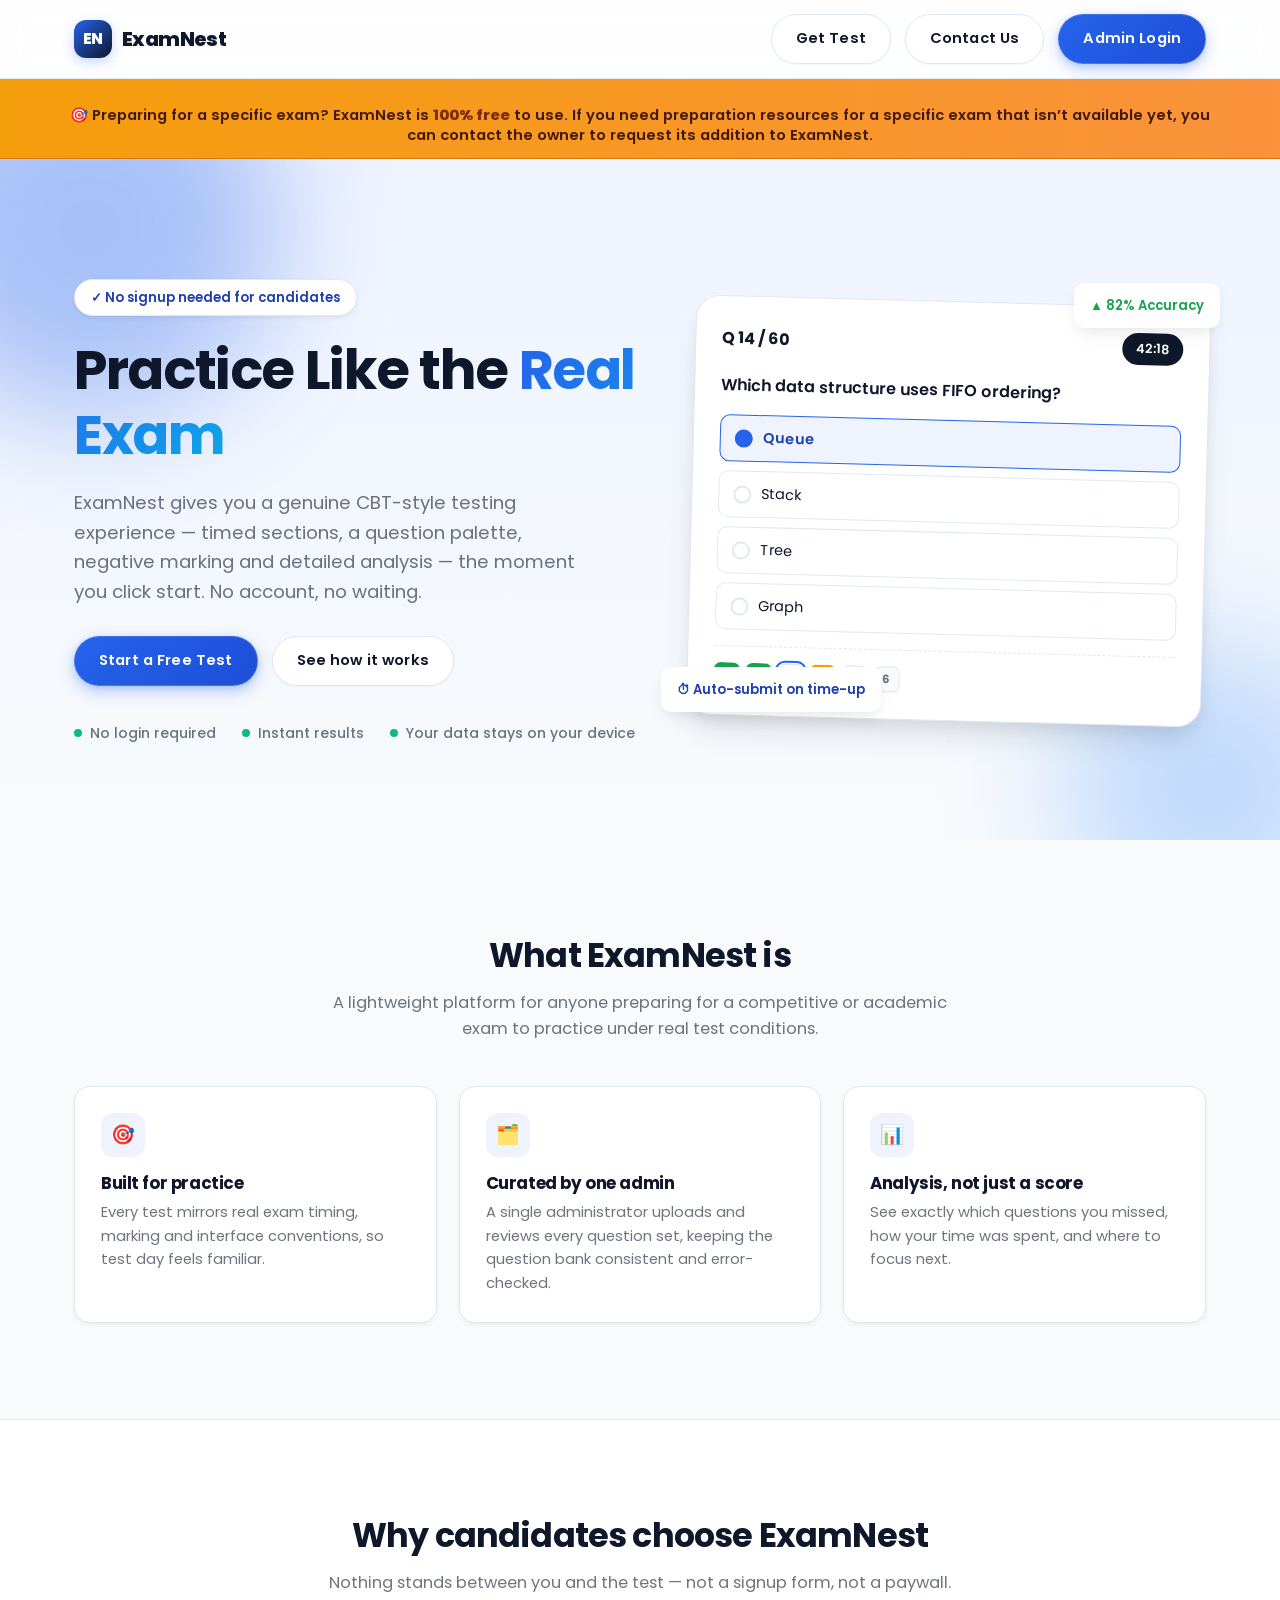
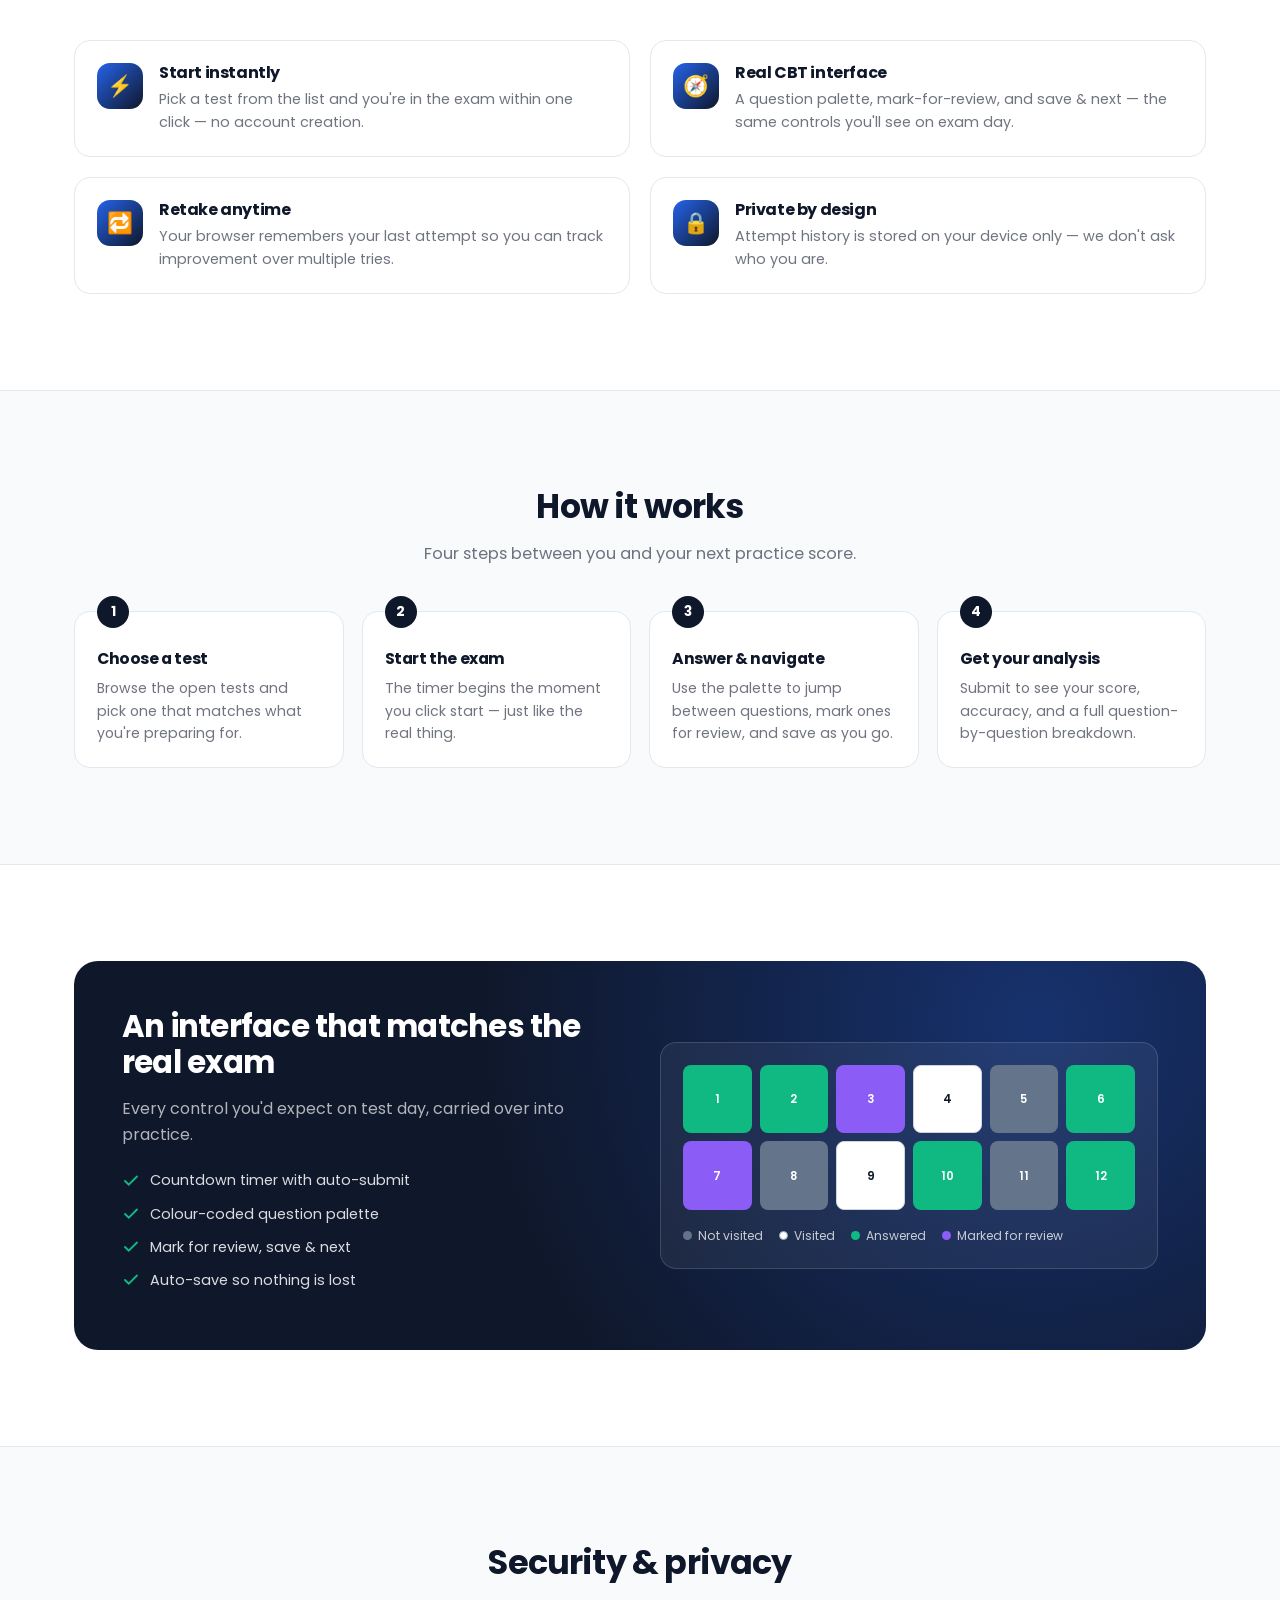
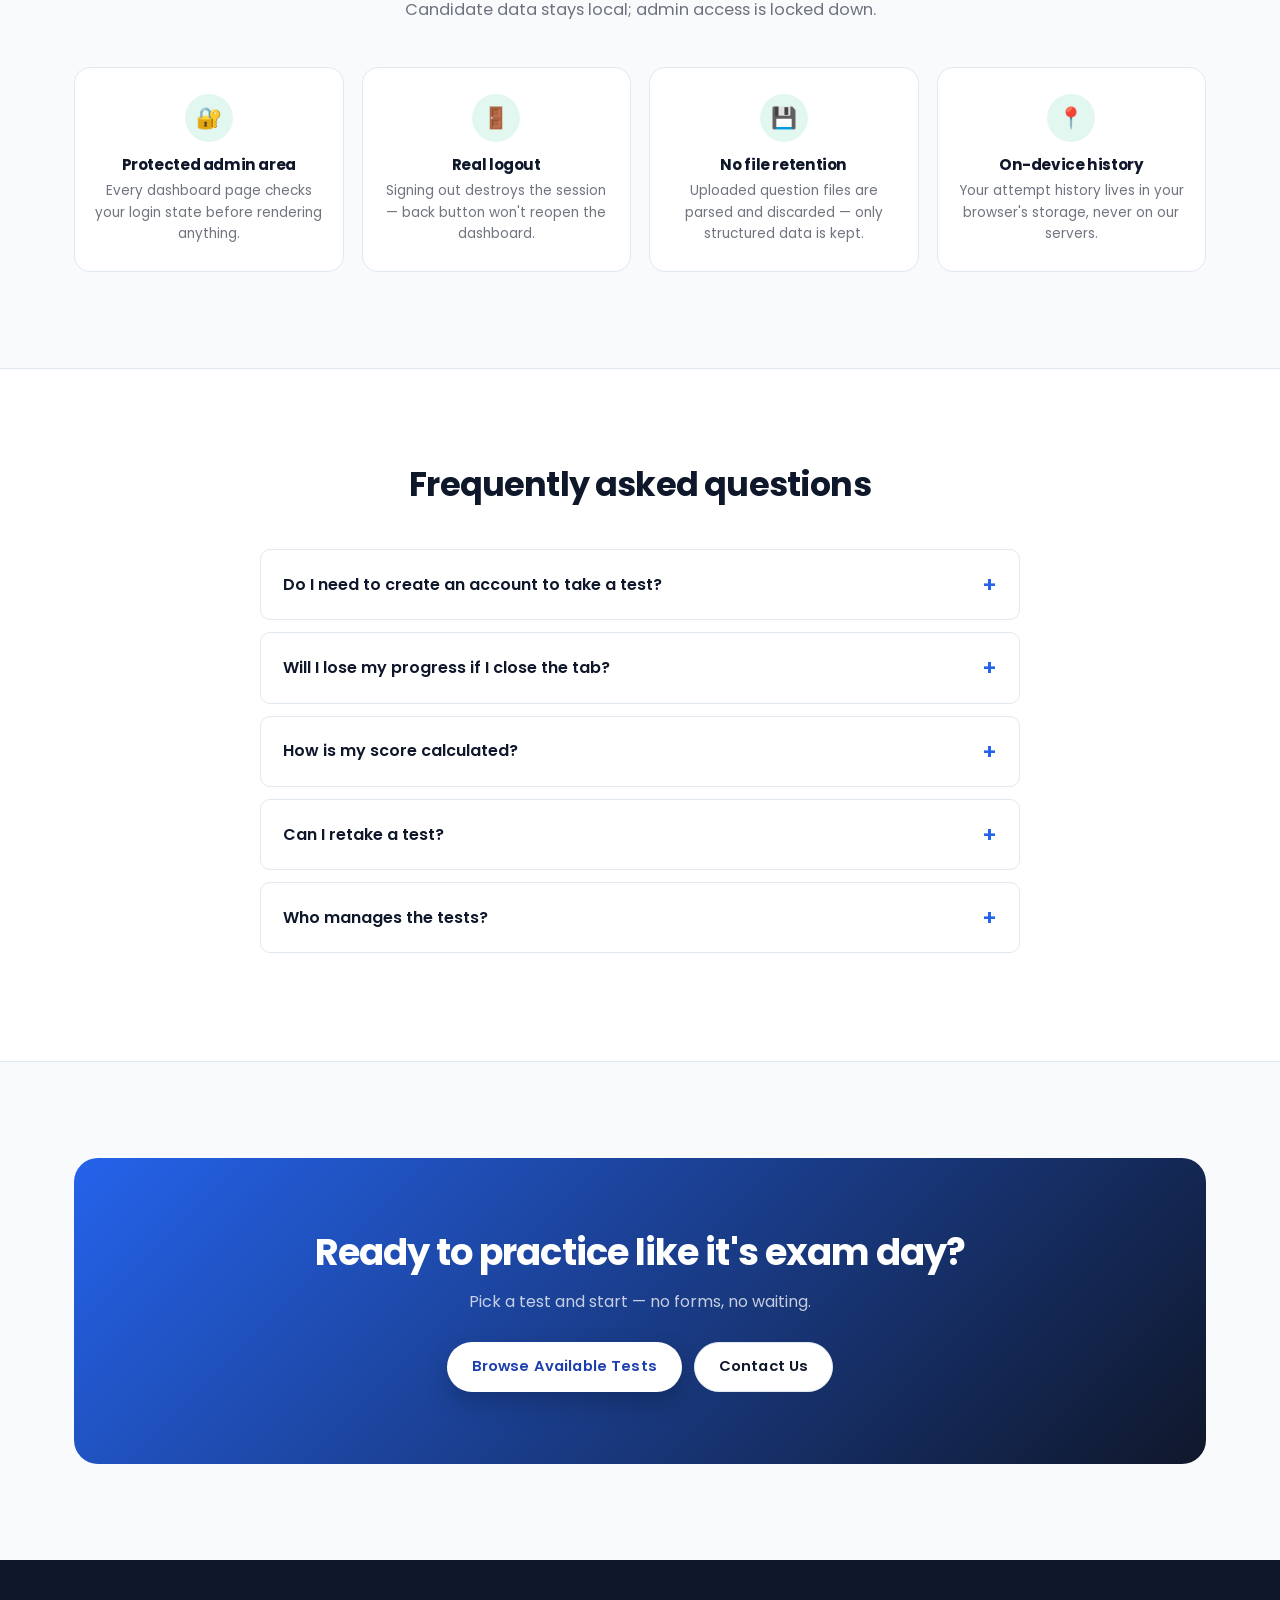
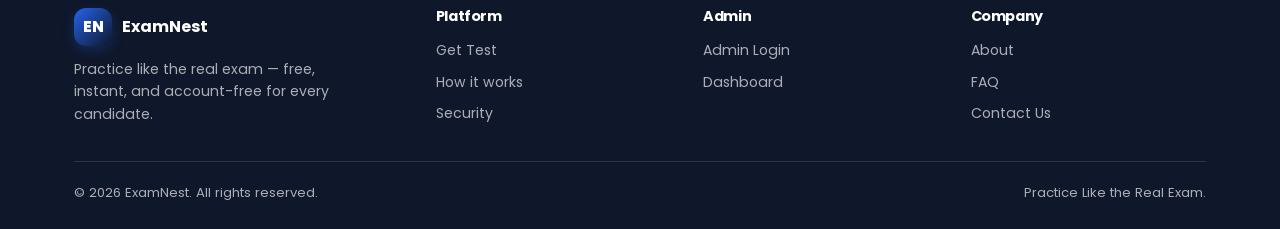
<file: index.html>
<!doctype html>
<html lang="en">
<head>
<meta charset="UTF-8" />
<meta name="viewport" content="width=device-width, initial-scale=1.0" />
<title>ExamNest — Practice Like the Real Exam | Free Online Mock Test Platform</title>
<meta name="description" content="ExamNest is a free CBT-style mock test platform. No signup required — pick a test and start practicing in seconds. Real exam interface, timer, question palette and instant result analysis." />
<meta name="keywords" content="ExamNest, online mock test, CBT test platform, free mock test, computer based test, practice test online, exam preparation, question palette, negative marking, instant result analysis" />
<meta name="author" content="ExamNest" />
<meta name="robots" content="index, follow" />
<meta name="googlebot" content="index, follow" />
<meta name="language" content="English" />
<meta name="theme-color" content="#2563EB" />
<link rel="canonical" href="https://examnests.netlify.app/" />
<meta name="google-site-verification" content="H7Qs-8lR_VrNiJ3Majl10sVrjP0ppvYT65sYFAKZ5WU" />
<!-- Open Graph / Facebook -->
<meta property="og:type" content="website" />
<meta property="og:site_name" content="ExamNest" />
<meta property="og:url" content="https://examnests.netlify.app/" />
<meta property="og:title" content="ExamNest — Practice Like the Real Exam" />
<meta property="og:description" content="Free CBT-style mock tests with a real exam interface. No signup required — pick a test and start practicing in seconds." />
<meta property="og:image" content="https://examnests.netlify.app/assets/icons/favicon.svg" />
<meta property="og:locale" content="en_IN" />

<!-- Twitter -->
<meta name="twitter:card" content="summary_large_image" />
<meta name="twitter:title" content="ExamNest — Practice Like the Real Exam" />
<meta name="twitter:description" content="Free CBT-style mock tests with a real exam interface. No signup required." />
<meta name="twitter:image" content="https://examnests.netlify.app/assets/icons/favicon.svg" />

<link rel="icon" href="assets/icons/favicon.svg" />
<link rel="manifest" href="./manifest.json" />
<link rel="apple-touch-icon" href="/assets/icons/apple-touch-icon.png" />
<script src="./js/pwa.js" defer></script>
<link rel="stylesheet" href="css/style.css" />
<link rel="stylesheet" href="css/responsive.css" />

<!-- Structured data for Google -->
<script type="application/ld+json">
{
  "@context": "https://schema.org",
  "@type": "WebSite",
  "name": "ExamNest",
  "alternateName": "ExamNest — Practice Like the Real Exam",
  "url": "https://examnests.netlify.app/",
  "description": "Free CBT-style mock test platform with a real exam interface, timer, question palette and instant result analysis. No signup required.",
  "inLanguage": "en",
  "publisher": {
    "@type": "Organization",
    "name": "ExamNest",
    "url": "https://examnests.netlify.app/"
  }
}
</script>
<script type="application/ld+json">
{
  "@context": "https://schema.org",
  "@type": "FAQPage",
  "mainEntity": [
    {
      "@type": "Question",
      "name": "Do I need an account to take a test on ExamNest?",
      "acceptedAnswer": {
        "@type": "Answer",
        "text": "No. Candidates can browse and take any published test without signing up. Only administrators need to log in."
      }
    },
    {
      "@type": "Question",
      "name": "Are the mock tests on ExamNest free?",
      "acceptedAnswer": {
        "@type": "Answer",
        "text": "Yes, every published test is free to attempt with no account and no payment required."
      }
    },
    {
      "@type": "Question",
      "name": "Can I retake a test on ExamNest?",
      "acceptedAnswer": {
        "@type": "Answer",
        "text": "Yes. Once you have attempted a test the button changes to Retest, and you can retake it as many times as you like."
      }
    },
    {
      "@type": "Question",
      "name": "Does ExamNest apply negative marking?",
      "acceptedAnswer": {
        "@type": "Answer",
        "text": "Negative marking is applied only where the test creator has enabled it. The instructions page shows the marking scheme before the test begins."
      }
    }
  ]
}
</script>
</head>
<body>

<a class="skip-link" href="#main" style="position:absolute;left:-999px;">Skip to content</a>

<header class="navbar" id="navbar">
  <div class="container navbar__inner">
    <a href="index.html" class="brand">
      <span class="brand__mark">EN</span>
      ExamNest
    </a>
    <nav class="navbar__links">
      <a href="get-test.html" class="btn btn--ghost">Get Test</a>
      <a href="https://sndp-portfolio.netlify.app/portfolio.html#contact" class="btn btn--ghost" target="_blank" rel="noopener">Contact Us</a>
      <a href="login.html" class="btn btn--primary">Admin Login</a>
      <button class="hamburger" id="hamburgerBtn" aria-label="Open menu" aria-expanded="false">
        <span></span><span></span><span></span>
      </button>
    </nav>
  </div>
</header>

<div class="prep-banner">
  <div class="container prep-banner__inner">
    <span class="prep-banner__icon"></span>
    <p class="prep-banner__text">
    🎯 Preparing for a specific exam? ExamNest is <strong>100% free</strong> to use. If you need preparation resources for a specific exam that isn’t available yet, you can contact the owner to request its addition to ExamNest.
    </p>
  </div>
</div>

<main id="main">

  <!-- Hero -->
  <section class="hero">
    <div class="blob-field"><div class="blob blob--1"></div><div class="blob blob--2"></div></div>
    <div class="container hero__inner">
      <div>
        <span class="eyebrow-badge">✓ No signup needed for candidates</span>
        <h1>Practice Like the <span class="grad">Real Exam</span></h1>
        <p class="hero__desc">
          ExamNest gives you a genuine CBT-style testing experience — timed sections,
          a question palette, negative marking and detailed analysis — the moment you
          click start. No account, no waiting.
        </p>
        <div class="hero__actions">
          <a href="get-test.html" class="btn btn--primary">Start a Free Test</a>
          <a href="#how-it-works" class="btn btn--ghost">See how it works</a>
        </div>
        <div class="trust-row">
          <div class="trust-row__item"><span class="trust-row__dot"></span>No login required</div>
          <div class="trust-row__item"><span class="trust-row__dot"></span>Instant results</div>
          <div class="trust-row__item"><span class="trust-row__dot"></span>Your data stays on your device</div>
        </div>
      </div>

      <div class="hero__art">
        <div class="exam-card-mock">
          <div class="exam-card-mock__top">
            <strong>Q 14 / 60</strong>
            <span class="exam-card-mock__timer">42:18</span>
          </div>
          <p class="exam-card-mock__q">Which data structure uses FIFO ordering?</p>
          <div class="exam-card-mock__opt is-selected"><span class="dot"></span> Queue</div>
          <div class="exam-card-mock__opt"><span class="dot"></span> Stack</div>
          <div class="exam-card-mock__opt"><span class="dot"></span> Tree</div>
          <div class="exam-card-mock__opt"><span class="dot"></span> Graph</div>
          <div class="exam-card-mock__palette">
            <span class="exam-card-mock__cell is-answered">1</span>
            <span class="exam-card-mock__cell is-answered">2</span>
            <span class="exam-card-mock__cell is-current">3</span>
            <span class="exam-card-mock__cell is-review">4</span>
            <span class="exam-card-mock__cell">5</span>
            <span class="exam-card-mock__cell">6</span>
          </div>
        </div>
        <div class="floating-chip floating-chip--score">▲ 82% Accuracy</div>
        <div class="floating-chip floating-chip--time">⏱ Auto-submit on time-up</div>
      </div>
    </div>
  </section>

  <!-- About -->
  <section class="section" id="about">
    <div class="container">
      <div class="section__head">
        <h2>What ExamNest is</h2>
        <p>A lightweight platform for anyone preparing for a competitive or academic exam to practice under real test conditions.</p>
      </div>
      <div class="about-grid">
        <div class="about-card">
          <div class="about-card__icon">🎯</div>
          <h3>Built for practice</h3>
          <p>Every test mirrors real exam timing, marking and interface conventions, so test day feels familiar.</p>
        </div>
        <div class="about-card">
          <div class="about-card__icon">🗂️</div>
          <h3>Curated by one admin</h3>
          <p>A single administrator uploads and reviews every question set, keeping the question bank consistent and error-checked.</p>
        </div>
        <div class="about-card">
          <div class="about-card__icon">📊</div>
          <h3>Analysis, not just a score</h3>
          <p>See exactly which questions you missed, how your time was spent, and where to focus next.</p>
        </div>
      </div>
    </div>
  </section>

  <!-- Why choose -->
  <section class="section section--tint">
    <div class="container">
      <div class="section__head">
        <h2>Why candidates choose ExamNest</h2>
        <p>Nothing stands between you and the test — not a signup form, not a paywall.</p>
      </div>
      <div class="feature-row">
        <div class="feature">
          <div class="feature__icon">⚡</div>
          <div><h3>Start instantly</h3><p>Pick a test from the list and you're in the exam within one click — no account creation.</p></div>
        </div>
        <div class="feature">
          <div class="feature__icon">🧭</div>
          <div><h3>Real CBT interface</h3><p>A question palette, mark-for-review, and save &amp; next — the same controls you'll see on exam day.</p></div>
        </div>
        <div class="feature">
          <div class="feature__icon">🔁</div>
          <div><h3>Retake anytime</h3><p>Your browser remembers your last attempt so you can track improvement over multiple tries.</p></div>
        </div>
        <div class="feature">
          <div class="feature__icon">🔒</div>
          <div><h3>Private by design</h3><p>Attempt history is stored on your device only — we don't ask who you are.</p></div>
        </div>
      </div>
    </div>
  </section>

  <!-- How it works -->
  <section class="section" id="how-it-works">
    <div class="container">
      <div class="section__head">
        <h2>How it works</h2>
        <p>Four steps between you and your next practice score.</p>
      </div>
      <div class="steps">
        <div class="step"><h3>Choose a test</h3><p>Browse the open tests and pick one that matches what you're preparing for.</p></div>
        <div class="step"><h3>Start the exam</h3><p>The timer begins the moment you click start — just like the real thing.</p></div>
        <div class="step"><h3>Answer &amp; navigate</h3><p>Use the palette to jump between questions, mark ones for review, and save as you go.</p></div>
        <div class="step"><h3>Get your analysis</h3><p>Submit to see your score, accuracy, and a full question-by-question breakdown.</p></div>
      </div>
    </div>
  </section>

  <!-- Exam preview -->
  <section class="section section--tint">
    <div class="container">
      <div class="preview-panel">
        <div class="preview-panel__text">
          <h2>An interface that matches the real exam</h2>
          <p>Every control you'd expect on test day, carried over into practice.</p>
          <div class="preview-check"><svg width="18" height="18" viewBox="0 0 24 24" fill="none"><path d="M20 6L9 17l-5-5" stroke="currentColor" stroke-width="2.5" stroke-linecap="round"/></svg> Countdown timer with auto-submit</div>
          <div class="preview-check"><svg width="18" height="18" viewBox="0 0 24 24" fill="none"><path d="M20 6L9 17l-5-5" stroke="currentColor" stroke-width="2.5" stroke-linecap="round"/></svg> Colour-coded question palette</div>
          <div class="preview-check"><svg width="18" height="18" viewBox="0 0 24 24" fill="none"><path d="M20 6L9 17l-5-5" stroke="currentColor" stroke-width="2.5" stroke-linecap="round"/></svg> Mark for review, save &amp; next</div>
          <div class="preview-check"><svg width="18" height="18" viewBox="0 0 24 24" fill="none"><path d="M20 6L9 17l-5-5" stroke="currentColor" stroke-width="2.5" stroke-linecap="round"/></svg> Auto-save so nothing is lost</div>
        </div>
        <div class="palette-demo">
          <div class="palette-demo__grid">
            <div class="palette-demo__cell" style="background:#10B981">1</div>
            <div class="palette-demo__cell" style="background:#10B981">2</div>
            <div class="palette-demo__cell" style="background:#8b5cf6">3</div>
            <div class="palette-demo__cell" style="background:#fff;color:#0F172A;border:1px solid #cbd5e1">4</div>
            <div class="palette-demo__cell" style="background:#64748b">5</div>
            <div class="palette-demo__cell" style="background:#10B981">6</div>
            <div class="palette-demo__cell" style="background:#8b5cf6">7</div>
            <div class="palette-demo__cell" style="background:#64748b">8</div>
            <div class="palette-demo__cell" style="background:#fff;color:#0F172A;border:1px solid #cbd5e1">9</div>
            <div class="palette-demo__cell" style="background:#10B981">10</div>
            <div class="palette-demo__cell" style="background:#64748b">11</div>
            <div class="palette-demo__cell" style="background:#10B981">12</div>
          </div>
          <div class="palette-demo__legend">
            <span><span class="legend-dot" style="background:#64748b"></span>Not visited</span>
            <span><span class="legend-dot" style="background:#fff;border:1px solid #94a3b8"></span>Visited</span>
            <span><span class="legend-dot" style="background:#10B981"></span>Answered</span>
            <span><span class="legend-dot" style="background:#8b5cf6"></span>Marked for review</span>
          </div>
        </div>
      </div>
    </div>
  </section>

  <!-- Security -->
  <section class="section" id="security">
    <div class="container">
      <div class="section__head">
        <h2>Security &amp; privacy</h2>
        <p>Candidate data stays local; admin access is locked down.</p>
      </div>
      <div class="security-grid">
        <div class="security-card">
          <div class="security-card__icon">🔐</div>
          <h3>Protected admin area</h3>
          <p>Every dashboard page checks your login state before rendering anything.</p>
        </div>
        <div class="security-card">
          <div class="security-card__icon">🚪</div>
          <h3>Real logout</h3>
          <p>Signing out destroys the session — back button won't reopen the dashboard.</p>
        </div>
        <div class="security-card">
          <div class="security-card__icon">💾</div>
          <h3>No file retention</h3>
          <p>Uploaded question files are parsed and discarded — only structured data is kept.</p>
        </div>
        <div class="security-card">
          <div class="security-card__icon">📍</div>
          <h3>On-device history</h3>
          <p>Your attempt history lives in your browser's storage, never on our servers.</p>
        </div>
      </div>
    </div>
  </section>

  <!-- FAQ -->
  <section class="section section--tint">
    <div class="container">
      <div class="section__head">
        <h2>Frequently asked questions</h2>
      </div>
      <div class="faq">
        <details class="faq-item">
          <summary>Do I need to create an account to take a test?</summary>
          <div class="faq-item__body">No. Every test is open to anyone — just pick one from Get Test and click Start.</div>
        </details>
        <details class="faq-item">
          <summary>Will I lose my progress if I close the tab?</summary>
          <div class="faq-item__body">Your answers are auto-saved as you go, but a fresh timer starts if you restart a test from scratch.</div>
        </details>
        <details class="faq-item">
          <summary>How is my score calculated?</summary>
          <div class="faq-item__body">Each test's negative marking rules are applied automatically — correct, wrong, and unattempted answers are shown separately in your results.</div>
        </details>
        <details class="faq-item">
          <summary>Can I retake a test?</summary>
          <div class="faq-item__body">Yes, anytime. Your browser remembers your last score so you can track improvement across attempts.</div>
        </details>
        <details class="faq-item">
          <summary>Who manages the tests?</summary>
          <div class="faq-item__body">A single administrator uploads, reviews and publishes every test through a secured dashboard.</div>
        </details>
      </div>
    </div>
  </section>

  <!-- Final CTA -->
  <section class="section">
    <div class="container">
      <div class="cta-panel">
        <h2>Ready to practice like it's exam day?</h2>
        <p>Pick a test and start — no forms, no waiting.</p>
        <div class="button-row" style="justify-content:center;gap:12px;flex-wrap:wrap;display:flex;">
          <a href="get-test.html" class="btn btn--primary">Browse Available Tests</a>
          <a href="https://sndp-portfolio.netlify.app/portfolio.html#contact" class="btn btn--ghost" target="_blank" rel="noopener">Contact Us</a>
        </div>
      </div>
    </div>
  </section>

</main>

<footer class="footer">
  <div class="container">
    <div class="footer__top">
      <div>
        <div class="footer__brand"><span class="brand__mark">EN</span>ExamNest</div>
        <p style="font-size:0.88rem;max-width:32ch;">Practice like the real exam — free, instant, and account-free for every candidate.</p>
      </div>
      <div>
        <h4>Platform</h4>
        <ul>
          <li><a href="get-test.html">Get Test</a></li>
          <li><a href="index.html#how-it-works">How it works</a></li>
          <li><a href="index.html#security">Security</a></li>
        </ul>
      </div>
      <div>
        <h4>Admin</h4>
        <ul>
          <li><a href="login.html">Admin Login</a></li>
          <li><a href="dashboard.html">Dashboard</a></li>
        </ul>
      </div>
      <div>
        <h4>Company</h4>
        <ul>
          <li><a href="index.html#about">About</a></li>
          <li><a href="index.html#faq">FAQ</a></li>
          <li><a href="https://snd-portfolio.netlify.app/portfolio.html#contact" target="_blank" rel="noopener">Contact Us</a></li>
        </ul>
      </div>
    </div>
    <div class="footer__bottom">
      <span>© 2026 ExamNest. All rights reserved.</span>
      <span>Practice Like the Real Exam.</span>
    </div>
  </div>
</footer>

<script type="module">
  import { initNavbar } from "./js/utils.js";
  initNavbar(`
    <a href="get-test.html" class="btn btn--ghost btn--block">Get Test</a>
    <a href="https://sndp-portfolio.netlify.app/portfolio.html#contact" class="btn btn--ghost btn--block" target="_blank" rel="noopener">Contact Us</a>
    <a href="login.html" class="btn btn--primary btn--block">Admin Login</a>
  `);
  document.addEventListener("contextmenu", (e) => {
    e.preventDefault();
});

// F12 aur shortcuts band
document.addEventListener("keydown", (e) => {
    if (
        e.key === "F12" ||
        (e.ctrlKey && e.shiftKey && e.key === "I") ||
        (e.ctrlKey && e.shiftKey && e.key === "J") ||
        (e.ctrlKey && e.key === "U")
    ) {
        e.preventDefault();
    }
});
</script>
</body>
</html>
</file>
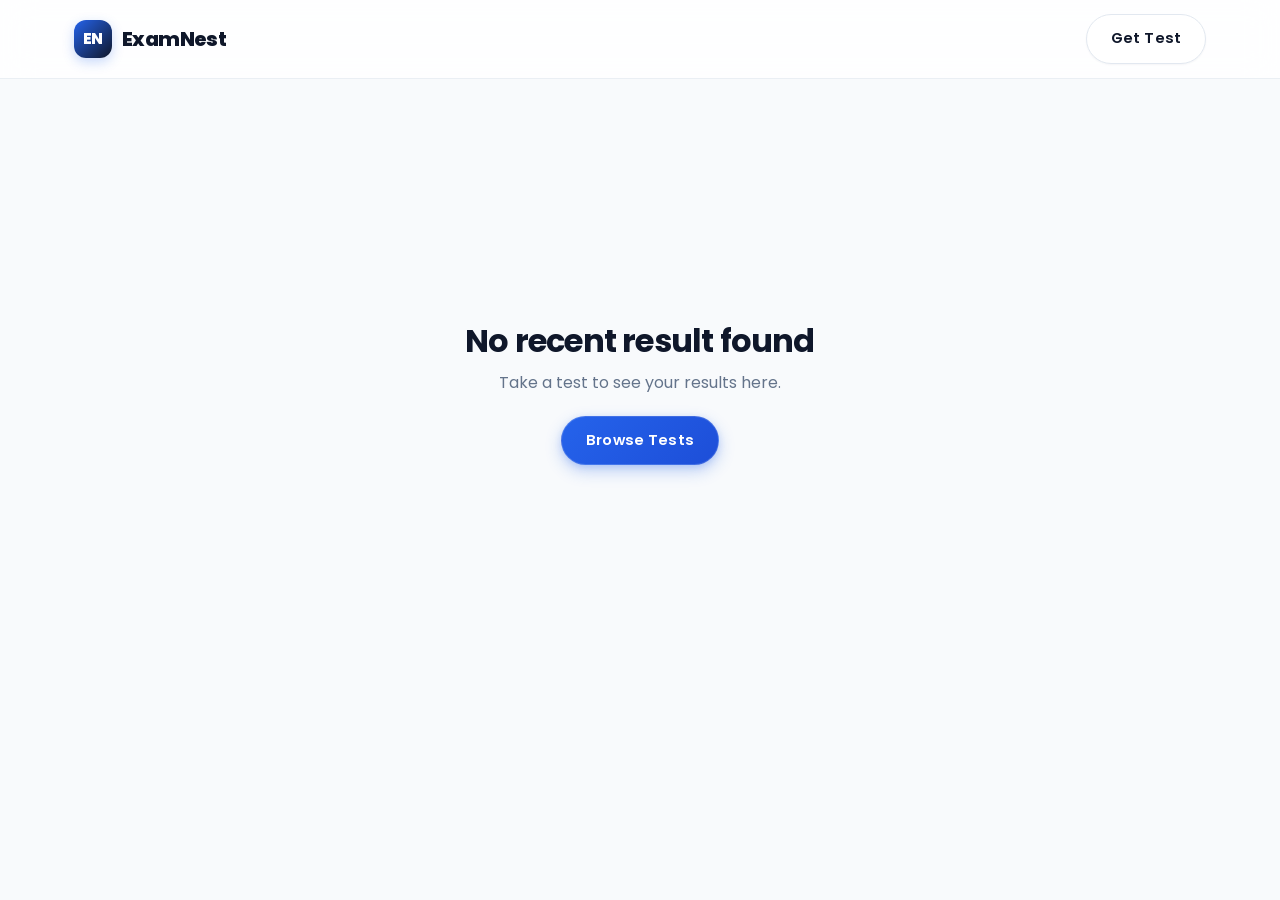
<file: result.html>
<!doctype html>
<html lang="en">
<head>
<meta charset="UTF-8" />
<meta name="viewport" content="width=device-width, initial-scale=1.0" />
<meta name="robots" content="noindex, nofollow" />
<meta http-equiv="Cache-Control" content="no-store" />
<title>Result — ExamNest</title>
<link rel="icon" href="assets/icons/favicon.svg" />
<link rel="manifest" href="./manifest.json" />
<meta name="theme-color" content="#2563EB" />
<link rel="apple-touch-icon" href="./assets/icons/apple-touch-icon.png" />
<script src="./js/pwa.js" defer></script>
<link rel="stylesheet" href="css/style.css" />
<link rel="stylesheet" href="css/result.css" />
<link rel="stylesheet" href="css/responsive.css" />
</head>
<body>

<header class="navbar" id="navbar">
  <div class="container navbar__inner">
    <a href="index.html" class="brand"><span class="brand__mark">EN</span>ExamNest</a>
    <nav class="navbar__links">
      <a href="get-test.html" class="btn btn--ghost">Get Test</a>
      <button class="hamburger" id="hamburgerBtn" aria-label="Open menu" aria-expanded="false">
        <span></span><span></span><span></span>
      </button>
    </nav>
  </div>
</header>

<div id="resultRoot">
  <section class="result-hero">
    <div class="container">
      <h1 id="resultTestTitle">Loading result...</h1>
      <p id="resultSubline"></p>
    </div>
  </section>

  <div class="container">
    <div class="result-cards">
      <div class="result-card result-card--score"><div class="result-card__value" id="cardScore">—</div><div class="result-card__label">Score</div></div>
      <div class="result-card"><div class="result-card__value" id="cardAccuracy">—</div><div class="result-card__label">Accuracy</div></div>
      <div class="result-card result-card--correct"><div class="result-card__value" id="cardCorrect">—</div><div class="result-card__label">Correct</div></div>
      <div class="result-card result-card--wrong"><div class="result-card__value" id="cardWrong">—</div><div class="result-card__label">Wrong</div></div>
      <div class="result-card result-card--unattempted"><div class="result-card__value" id="cardUnattempted">—</div><div class="result-card__label">Unattempted</div></div>
      <div class="result-card"><div class="result-card__value" id="cardTime">—</div><div class="result-card__label">Time Used</div></div>
    </div>

    <div class="charts-grid">
      <div class="chart-panel">
        <h3>Accuracy</h3>
        <div id="accuracyPie" style="width:140px;height:140px;border-radius:50%;margin:0 auto 14px;display:flex;align-items:center;justify-content:center;">
          <div style="width:96px;height:96px;border-radius:50%;background:#fff;display:flex;align-items:center;justify-content:center;font-weight:700;font-size:1.1rem;" id="accuracyPieLabel">—</div>
        </div>
        <p style="font-size:0.8rem;color:var(--navy-60);">Correct vs. wrong, among attempted questions</p>
      </div>

      <div class="chart-panel">
        <h3>Performance</h3>
        <div class="bar-chart" id="performanceChart"></div>
      </div>

      <div class="chart-panel">
        <h3>Time Distribution</h3>
        <div style="padding-top:30px;">
          <div class="time-bar-track"><div class="time-bar-fill" id="timeBarFill" style="width:0%"></div></div>
          <div style="display:flex;justify-content:space-between;font-size:0.78rem;color:var(--navy-60);">
            <span>Used: <strong id="timeUsedLabel">—</strong></span>
            <span>Total: <strong id="timeTotalLabel">—</strong></span>
          </div>
        </div>
      </div>
    </div>

    <div class="result-actions">
      <button class="btn btn--primary" id="retakeBtn">Retest</button>
      <a href="get-test.html" class="btn btn--ghost">Back Home</a>
      <button class="btn btn--soft" id="reviewBtn">Review Answers</button>
    </div>
  </div>

  <section id="reviewSection" style="padding-bottom:60px;">
    <div class="container">
      <div class="section__head">
        <h2>Question Review</h2>
      </div>
      <div class="review-filters">
        <button class="review-filter is-active" data-filter="all">All</button>
        <button class="review-filter" data-filter="correct">Correct</button>
        <button class="review-filter" data-filter="wrong">Wrong</button>
        <button class="review-filter" data-filter="unattempted">Unattempted</button>
      </div>
      <div id="reviewList" style="max-width:760px;margin:0 auto;"></div>
    </div>
  </section>
</div>

<script type="module">
  import { initResult } from "./js/result.js";
  import { initNavbar } from "./js/utils.js";
  initNavbar(`<a href="get-test.html" class="btn btn--ghost btn--block">Get Test</a>`);
  initResult();
</script>
</body>
</html>
</file>
<file: css/style.css>
/* =============================================================================
   ExamNest — Base Design System
   Colors, type scale, layout primitives shared by every page.
============================================================================= */

@import url("https://fonts.googleapis.com/css2?family=Poppins:wght@400;500;600;700;800&display=swap");

:root {
  /* Brand palette — refined modern SaaS spectrum */
  --blue: #2563eb;
  --blue-hover: #1d4ed8;
  --blue-dark: #1e40af;
  --blue-light: #60a5fa;
  --navy: #0f172a;
  --navy-dark: #090d16;
  --bg: #f8fafc;
  --card: #ffffff;
  --success: #10b981;
  --success-dark: #059669;
  --warning: #f59e0b;
  --error: #ef4444;
  --error-dark: #dc2626;

  /* Derived tones & glass layers */
  --navy-80: rgba(15, 23, 42, 0.8);
  --navy-60: rgba(15, 23, 42, 0.6);
  --navy-40: rgba(15, 23, 42, 0.4);
  --navy-10: rgba(15, 23, 42, 0.06);
  --navy-05: rgba(15, 23, 42, 0.03);
  --blue-10: rgba(37, 99, 235, 0.08);
  --blue-15: rgba(37, 99, 235, 0.14);
  --border: #e2e8f0;
  --border-subtle: #edf2f7;
  --border-focus: #93c5fd;

  /* Modern shape & elevation (diffused SaaS shadows) */
  --radius: 16px;
  --radius-sm: 10px;
  --radius-lg: 24px;
  --radius-full: 9999px;
  --shadow-xs: 0 1px 2px rgba(15, 23, 42, 0.04);
  --shadow-sm: 0 2px 6px -1px rgba(15, 23, 42, 0.06), 0 1px 4px -1px rgba(15, 23, 42, 0.03);
  --shadow-md: 0 8px 20px -4px rgba(15, 23, 42, 0.08), 0 4px 8px -2px rgba(15, 23, 42, 0.04);
  --shadow-lg: 0 20px 32px -8px rgba(15, 23, 42, 0.12), 0 8px 16px -4px rgba(15, 23, 42, 0.06);
  --shadow-glow: 0 0 24px rgba(37, 99, 235, 0.2);
  --ease: cubic-bezier(0.16, 1, 0.3, 1);
  --fast: 180ms;

  --font: "Poppins", -apple-system, BlinkMacSystemFont, "Segoe UI", Roboto, sans-serif;
  --container: 1180px;
}

* {
  box-sizing: border-box;
}

html {
  scroll-behavior: smooth;
}

body {
  margin: 0;
  font-family: var(--font);
  background: var(--bg);
  color: var(--navy);
  -webkit-font-smoothing: antialiased;
  -moz-osx-font-smoothing: grayscale;
  font-size: clamp(15px, 0.9vw + 12px, 16px);
  line-height: 1.6;
}

img {
  max-width: 100%;
  display: block;
}

a {
  color: inherit;
  text-decoration: none;
}

button {
  font-family: inherit;
  cursor: pointer;
}

:focus-visible {
  outline: 2px solid var(--blue);
  outline-offset: 2px;
}

h1, h2, h3, h4 {
  margin: 0;
  font-weight: 700;
  letter-spacing: -0.025em;
  line-height: 1.2;
}

p {
  margin: 0;
}

.container {
  max-width: var(--container);
  margin: 0 auto;
  padding: 0 24px;
}

@media (prefers-reduced-motion: reduce) {
  *, *::before, *::after {
    animation-duration: 0.001ms !important;
    transition-duration: 0.001ms !important;
  }
}

/* ---------------------------------------------------------------------------
   Buttons — Modern Micro-Interactions & Polished Glow
--------------------------------------------------------------------------- */
.btn {
  display: inline-flex;
  align-items: center;
  justify-content: center;
  gap: 8px;
  padding: 12px 24px;
  border-radius: var(--radius-full);
  border: 1px solid transparent;
  font-weight: 600;
  font-size: 0.92rem;
  letter-spacing: 0.01em;
  transition: all var(--fast) var(--ease);
  white-space: nowrap;
  user-select: none;
}

.btn:active {
  transform: scale(0.98);
}

.btn--primary {
  background: linear-gradient(135deg, #2563eb 0%, #1d4ed8 100%);
  color: #fff;
  border: 1px solid rgba(255, 255, 255, 0.15);
  box-shadow: 0 6px 16px rgba(37, 99, 235, 0.28), 0 2px 6px rgba(37, 99, 235, 0.15);
}

.btn--primary:hover {
  transform: translateY(-2px);
  background: linear-gradient(135deg, #3b82f6 0%, #1d4ed8 100%);
  box-shadow: 0 10px 24px rgba(37, 99, 235, 0.36), 0 4px 10px rgba(37, 99, 235, 0.2);
}

.btn--ghost {
  background: #fff;
  color: var(--navy);
  border: 1.5px solid var(--border);
  box-shadow: var(--shadow-xs);
}

.btn--ghost:hover {
  border-color: var(--blue);
  color: var(--blue);
  background: var(--blue-10);
  transform: translateY(-1px);
}

.btn--soft {
  background: var(--blue-10);
  color: var(--blue);
  border: 1px solid rgba(37, 99, 235, 0.12);
}

.btn--soft:hover {
  background: var(--blue-15);
  color: var(--blue-hover);
  transform: translateY(-1px);
}

.btn--danger {
  background: linear-gradient(135deg, var(--error) 0%, var(--error-dark) 100%);
  color: #fff;
  box-shadow: 0 6px 16px rgba(239, 68, 68, 0.25);
}

.btn--danger:hover {
  transform: translateY(-2px);
  box-shadow: 0 10px 22px rgba(239, 68, 68, 0.32);
}

.btn--block {
  width: 100%;
}

.btn--sm {
  padding: 8px 16px;
  font-size: 0.82rem;
}

.btn:disabled {
  opacity: 0.55;
  cursor: not-allowed;
  transform: none !important;
}

/* ---------------------------------------------------------------------------
   Navbar — Modern Frosted Glass Floating Header
--------------------------------------------------------------------------- */
.navbar {
  position: sticky !important;
  position: -webkit-sticky;
  top: 0;
  z-index: 1000;
  width: 100%;
  background: rgba(255, 255, 255, 0.82);
  backdrop-filter: blur(16px) saturate(180%);
  -webkit-backdrop-filter: blur(16px) saturate(180%);
  border-bottom: 1px solid rgba(226, 232, 240, 0.7);
  transition: all var(--fast) var(--ease);
}

.navbar.is-scrolled {
  background: rgba(255, 255, 255, 0.95);
  border-bottom-color: var(--border);
  box-shadow: var(--shadow-sm);
}

.navbar__inner {
  display: flex;
  align-items: center;
  justify-content: space-between;
  padding: 14px 24px;
}

.brand {
  display: flex;
  align-items: center;
  gap: 10px;
  font-weight: 800;
  font-size: 1.25rem;
  letter-spacing: -0.03em;
  color: var(--navy);
}

.brand__mark {
  width: 38px;
  height: 38px;
  border-radius: 12px;
  background: linear-gradient(135deg, #2563eb 0%, #0f172a 100%);
  display: flex;
  align-items: center;
  justify-content: center;
  color: #fff;
  font-size: 0.95rem;
  font-weight: 800;
  box-shadow: 0 4px 12px rgba(37, 99, 235, 0.25);
  transition: transform var(--fast) var(--ease);
}

.brand:hover .brand__mark {
  transform: scale(1.05) rotate(-2deg);
}

.navbar__links {
  display: flex;
  align-items: center;
  gap: 14px;
}

.hamburger {
  display: none;
  background: none;
  border: none;
  padding: 8px;
}

.hamburger span {
  display: block;
  width: 22px;
  height: 2px;
  background: var(--navy);
  margin: 5px 0;
  transition: transform var(--fast) var(--ease), opacity var(--fast) var(--ease);
}

/* ---------------------------------------------------------------------------
   Floating background shapes (hero decoration)
--------------------------------------------------------------------------- */
.blob-field {
  position: absolute;
  inset: 0;
  overflow: hidden;
  z-index: 0;
  pointer-events: none;
}

.blob {
  position: absolute;
  border-radius: 50%;
  filter: blur(60px);
  opacity: 0.35;
}

.blob--1 {
  width: 380px;
  height: 380px;
  background: var(--blue);
  top: -120px;
  left: -100px;
}

.blob--2 {
  width: 300px;
  height: 300px;
  background: #60a5fa;
  bottom: -100px;
  right: -80px;
}

/* ---------------------------------------------------------------------------
   Hero
--------------------------------------------------------------------------- */
.hero {
  position: relative;
  overflow: hidden;
  padding: clamp(64px, 10vw, 120px) 0 clamp(48px, 8vw, 96px);
  background: linear-gradient(180deg, #eef3ff 0%, var(--bg) 100%);
}

.hero__inner {
  position: relative;
  z-index: 1;
  display: grid;
  grid-template-columns: 1.05fr 0.95fr;
  gap: 48px;
  align-items: center;
}

.eyebrow-badge {
  display: inline-flex;
  align-items: center;
  gap: 8px;
  background: #fff;
  border: 1px solid var(--border);
  border-radius: 999px;
  padding: 7px 16px;
  font-size: 0.82rem;
  font-weight: 600;
  color: var(--blue-dark);
  box-shadow: var(--shadow-sm);
  margin-bottom: 22px;
}

.hero h1 {
  font-size: clamp(2.2rem, 4.2vw, 3.4rem);
  margin-bottom: 20px;
}

.hero h1 .grad {
  background: linear-gradient(120deg, var(--blue), #0ea5e9);
  -webkit-background-clip: text;
  background-clip: text;
  color: transparent;
}

.hero__desc {
  font-size: clamp(1rem, 1vw + 0.6rem, 1.15rem);
  color: var(--navy-60);
  max-width: 46ch;
  margin-bottom: 30px;
}

.hero__actions {
  display: flex;
  gap: 14px;
  flex-wrap: wrap;
  margin-bottom: 36px;
}

.trust-row {
  display: flex;
  gap: 26px;
  flex-wrap: wrap;
}

.trust-row__item {
  display: flex;
  align-items: center;
  gap: 8px;
  font-size: 0.88rem;
  color: var(--navy-60);
  font-weight: 500;
}

.trust-row__dot {
  width: 8px;
  height: 8px;
  border-radius: 50%;
  background: var(--success);
}

/* Exam illustration mock */
.hero__art {
  position: relative;
}

.exam-card-mock {
  background: var(--card);
  border-radius: var(--radius-lg);
  box-shadow: var(--shadow-lg);
  padding: 26px;
  transform: rotate(1.5deg);
  border: 1px solid var(--border);
}

.exam-card-mock__top {
  display: flex;
  justify-content: space-between;
  align-items: center;
  margin-bottom: 18px;
}

.exam-card-mock__timer {
  background: var(--navy);
  color: #fff;
  border-radius: 999px;
  padding: 6px 14px;
  font-size: 0.8rem;
  font-weight: 600;
  font-variant-numeric: tabular-nums;
}

.exam-card-mock__q {
  font-weight: 600;
  margin-bottom: 16px;
  color: var(--navy);
}

.exam-card-mock__opt {
  display: flex;
  align-items: center;
  gap: 10px;
  padding: 11px 14px;
  border-radius: var(--radius-sm);
  border: 1.5px solid var(--border);
  margin-bottom: 9px;
  font-size: 0.9rem;
}

.exam-card-mock__opt.is-selected {
  border-color: var(--blue);
  background: var(--blue-10);
  color: var(--blue-dark);
  font-weight: 600;
}

.exam-card-mock__opt span.dot {
  width: 18px;
  height: 18px;
  border-radius: 50%;
  border: 2px solid var(--border);
  flex-shrink: 0;
}

.exam-card-mock__opt.is-selected span.dot {
  border-color: var(--blue);
  background: var(--blue);
}

.exam-card-mock__palette {
  display: flex;
  gap: 6px;
  margin-top: 16px;
  padding-top: 16px;
  border-top: 1px dashed var(--border);
}

.exam-card-mock__cell {
  width: 26px;
  height: 26px;
  border-radius: 7px;
  border: 1px solid var(--border);
  background: #f8fafc;
  color: var(--navy-60);
  display: flex;
  align-items: center;
  justify-content: center;
  font-size: 0.72rem;
  font-weight: 700;
}

.exam-card-mock__cell.is-answered {
  background: #16a34a;
  color: #fff;
  border-color: transparent;
}

.exam-card-mock__cell.is-current {
  outline: 2px solid var(--blue);
  outline-offset: 1.5px;
}

.exam-card-mock__cell.is-review {
  background: #f59e0b;
  color: #fff;
  border-color: transparent;
}

.floating-chip {
  position: absolute;
  background: #fff;
  border-radius: var(--radius-sm);
  box-shadow: var(--shadow-md);
  padding: 12px 16px;
  font-size: 0.82rem;
  font-weight: 600;
  display: flex;
  align-items: center;
  gap: 8px;
}

.floating-chip--score {
  top: -18px;
  right: -14px;
  color: #16a34a;
}

.floating-chip--time {
  bottom: 10px;
  left: -30px;
  color: var(--blue-dark);
}

/* ---------------------------------------------------------------------------
   Generic section scaffolding
--------------------------------------------------------------------------- */
.section {
  padding: clamp(56px, 8vw, 96px) 0;
}

.section--tint {
  background: #fff;
  border-top: 1px solid var(--border);
  border-bottom: 1px solid var(--border);
}

.section__head {
  max-width: 640px;
  margin: 0 auto 44px;
  text-align: center;
}

.section__head h2 {
  font-size: clamp(1.6rem, 2.6vw, 2.2rem);
  margin-bottom: 14px;
}

.section__head p {
  color: var(--navy-60);
  font-size: 1.02rem;
}

/* About */
.about-grid {
  display: grid;
  grid-template-columns: repeat(3, 1fr);
  gap: 22px;
}

.about-card {
  background: var(--card);
  border: 1px solid var(--border);
  border-radius: var(--radius);
  padding: 26px;
  box-shadow: var(--shadow-sm);
}

.about-card__icon {
  width: 44px;
  height: 44px;
  border-radius: 12px;
  background: var(--blue-10);
  color: var(--blue-dark);
  display: flex;
  align-items: center;
  justify-content: center;
  margin-bottom: 16px;
  font-size: 1.2rem;
}

.about-card h3 {
  font-size: 1.05rem;
  margin-bottom: 8px;
}

.about-card p {
  color: var(--navy-60);
  font-size: 0.92rem;
}

/* Why choose - feature list with alternating rows */
.feature-row {
  display: grid;
  grid-template-columns: repeat(2, 1fr);
  gap: 20px;
}

.feature {
  display: flex;
  gap: 16px;
  padding: 22px;
  border-radius: var(--radius);
  background: var(--card);
  border: 1px solid var(--border);
  transition: box-shadow var(--fast) var(--ease), transform var(--fast) var(--ease);
}

.feature:hover {
  box-shadow: var(--shadow-md);
  transform: translateY(-3px);
}

.feature__icon {
  flex-shrink: 0;
  width: 46px;
  height: 46px;
  border-radius: 13px;
  display: flex;
  align-items: center;
  justify-content: center;
  font-size: 1.3rem;
  color: #fff;
  background: linear-gradient(135deg, var(--blue), var(--navy));
}

.feature h3 {
  font-size: 1rem;
  margin-bottom: 6px;
}

.feature p {
  color: var(--navy-60);
  font-size: 0.9rem;
}

/* How it works — numbered, since it IS a sequence */
.steps {
  display: grid;
  grid-template-columns: repeat(4, 1fr);
  gap: 18px;
  counter-reset: step;
}

.step {
  position: relative;
  background: var(--card);
  border: 1px solid var(--border);
  border-radius: var(--radius);
  padding: 28px 22px 22px;
}

.step::before {
  counter-increment: step;
  content: counter(step);
  position: absolute;
  top: -16px;
  left: 22px;
  width: 32px;
  height: 32px;
  border-radius: 50%;
  background: var(--navy);
  color: #fff;
  display: flex;
  align-items: center;
  justify-content: center;
  font-weight: 700;
  font-size: 0.85rem;
}

.step h3 {
  font-size: 0.98rem;
  margin: 10px 0 8px;
}

.step p {
  font-size: 0.88rem;
  color: var(--navy-60);
}

/* Exam Preview */
.preview-panel {
  background: var(--navy);
  border-radius: var(--radius-lg);
  padding: clamp(28px, 5vw, 48px);
  display: grid;
  grid-template-columns: 1fr 1fr;
  gap: 40px;
  align-items: center;
  color: #fff;
  position: relative;
  overflow: hidden;
}

.preview-panel::before {
  content: "";
  position: absolute;
  inset: 0;
  background: radial-gradient(circle at 85% 15%, rgba(37, 99, 235, 0.35), transparent 55%);
}

.preview-panel__text {
  position: relative;
  z-index: 1;
}

.preview-panel h2 {
  font-size: clamp(1.5rem, 2.4vw, 2rem);
  margin-bottom: 14px;
}

.preview-panel p {
  color: rgba(255, 255, 255, 0.68);
  margin-bottom: 22px;
}

.preview-check {
  display: flex;
  align-items: center;
  gap: 10px;
  font-size: 0.9rem;
  margin-bottom: 10px;
  color: rgba(255, 255, 255, 0.85);
}

.preview-check svg {
  flex-shrink: 0;
  color: var(--success);
}

.palette-demo {
  position: relative;
  z-index: 1;
  background: rgba(255, 255, 255, 0.06);
  border: 1px solid rgba(255, 255, 255, 0.14);
  border-radius: var(--radius);
  padding: 22px;
}

.palette-demo__grid {
  display: grid;
  grid-template-columns: repeat(6, 1fr);
  gap: 8px;
  margin-bottom: 16px;
}

.palette-demo__cell {
  aspect-ratio: 1;
  border-radius: 8px;
  display: flex;
  align-items: center;
  justify-content: center;
  font-size: 0.72rem;
  font-weight: 600;
  color: #fff;
}

.palette-demo__legend {
  display: flex;
  flex-wrap: wrap;
  gap: 10px 16px;
  font-size: 0.76rem;
  color: rgba(255, 255, 255, 0.75);
}

.palette-demo__legend span {
  display: inline-flex;
  align-items: center;
  gap: 6px;
}

.legend-dot {
  width: 9px;
  height: 9px;
  border-radius: 50%;
  display: inline-block;
}

/* Security */
.security-grid {
  display: grid;
  grid-template-columns: repeat(4, 1fr);
  gap: 18px;
}

.security-card {
  text-align: center;
  padding: 26px 18px;
  border-radius: var(--radius);
  background: var(--card);
  border: 1px solid var(--border);
}

.security-card__icon {
  width: 48px;
  height: 48px;
  margin: 0 auto 14px;
  border-radius: 50%;
  background: rgba(16, 185, 129, 0.12);
  color: var(--success);
  display: flex;
  align-items: center;
  justify-content: center;
  font-size: 1.3rem;
}

.security-card h3 {
  font-size: 0.95rem;
  margin-bottom: 6px;
}

.security-card p {
  font-size: 0.85rem;
  color: var(--navy-60);
}

/* FAQ (details/summary — no JS needed, accessible by default) */
.faq {
  max-width: 760px;
  margin: 0 auto;
}

.faq-item {
  background: var(--card);
  border: 1px solid var(--border);
  border-radius: var(--radius-sm);
  margin-bottom: 12px;
  overflow: hidden;
}

.faq-item summary {
  padding: 18px 22px;
  font-weight: 600;
  cursor: pointer;
  list-style: none;
  display: flex;
  justify-content: space-between;
  align-items: center;
}

.faq-item summary::-webkit-details-marker {
  display: none;
}

.faq-item summary::after {
  content: "+";
  font-size: 1.3rem;
  color: var(--blue);
  transition: transform var(--fast) var(--ease);
}

.faq-item[open] summary::after {
  transform: rotate(45deg);
}

.faq-item__body {
  padding: 0 22px 20px;
  color: var(--navy-60);
  font-size: 0.92rem;
}

/* Final CTA */
.cta-panel {
  background: linear-gradient(135deg, var(--blue), var(--navy));
  border-radius: var(--radius-lg);
  padding: clamp(40px, 7vw, 72px);
  text-align: center;
  color: #fff;
  position: relative;
  overflow: hidden;
}

.cta-panel h2 {
  font-size: clamp(1.6rem, 3vw, 2.3rem);
  margin-bottom: 14px;
}

.cta-panel p {
  color: rgba(255, 255, 255, 0.75);
  margin-bottom: 28px;
}

.cta-panel .btn--primary {
  background: #fff;
  color: var(--blue-dark);
  box-shadow: 0 10px 24px rgba(0, 0, 0, 0.2);
}

.cta-panel .btn--primary:hover {
  box-shadow: 0 14px 30px rgba(0, 0, 0, 0.28);
}

/* Footer */
.footer {
  background: var(--navy);
  color: rgba(255, 255, 255, 0.65);
  padding: 48px 0 26px;
}

.footer__top {
  display: grid;
  grid-template-columns: 1.4fr repeat(3, 1fr);
  gap: 32px;
  margin-bottom: 36px;
}

.footer__brand {
  display: flex;
  align-items: center;
  gap: 10px;
  color: #fff;
  font-weight: 700;
  margin-bottom: 12px;
}

.footer h4 {
  color: #fff;
  font-size: 0.9rem;
  margin-bottom: 14px;
}

.footer ul {
  list-style: none;
  padding: 0;
  margin: 0;
  display: flex;
  flex-direction: column;
  gap: 9px;
  font-size: 0.88rem;
}

.footer ul a:hover {
  color: #fff;
}

.footer__bottom {
  border-top: 1px solid rgba(255, 255, 255, 0.12);
  padding-top: 20px;
  display: flex;
  justify-content: space-between;
  font-size: 0.82rem;
  flex-wrap: wrap;
  gap: 10px;
}

/* ---------------------------------------------------------------------------
   Skeleton loading
--------------------------------------------------------------------------- */
.skeleton {
  position: relative;
  overflow: hidden;
  background: #e8edf3;
  border-radius: var(--radius);
}

.skeleton::after {
  content: "";
  position: absolute;
  inset: 0;
  transform: translateX(-100%);
  background: linear-gradient(90deg, transparent, rgba(255, 255, 255, 0.7), transparent);
  animation: shimmer 1.3s infinite;
}

@keyframes shimmer {
  100% {
    transform: translateX(100%);
  }
}

/* ---------------------------------------------------------------------------
   Toasts
--------------------------------------------------------------------------- */
.toast-host {
  position: fixed;
  top: 20px;
  right: 20px;
  z-index: 999;
  display: flex;
  flex-direction: column;
  gap: 10px;
}

.toast {
  background: var(--navy);
  color: #fff;
  padding: 13px 18px;
  border-radius: var(--radius-sm);
  font-size: 0.88rem;
  box-shadow: var(--shadow-lg);
  opacity: 0;
  transform: translateY(-8px);
  transition: opacity var(--fast) var(--ease), transform var(--fast) var(--ease);
  max-width: 320px;
}

.toast.is-visible {
  opacity: 1;
  transform: translateY(0);
}

.toast--success { background: var(--success); }
.toast--error { background: var(--error); }
.toast--warning { background: var(--warning); color: var(--navy); }

/* ---------------------------------------------------------------------------
   Modal shell — shared by admin modals (create/edit test, edit question,
   confirmDialog()) AND the public exam page's Submit Test confirmation.
   Lives here (not dashboard.css) because non-admin pages need it too.
--------------------------------------------------------------------------- */
.modal-backdrop {
  position: fixed;
  inset: 0;
  background: rgba(15, 23, 42, 0.5);
  backdrop-filter: blur(2px);
  display: flex;
  align-items: center;
  justify-content: center;
  padding: 20px;
  z-index: 200;
  opacity: 0;
  pointer-events: none;
  transition: opacity var(--fast) var(--ease);
}

.modal-backdrop.is-open {
  opacity: 1;
  pointer-events: auto;
}

.modal {
  background: #fff;
  border-radius: var(--radius);
  max-width: 520px;
  width: 100%;
  max-height: 88vh;
  overflow-y: auto;
  padding: 28px;
  box-shadow: var(--shadow-lg);
  transform: translateY(12px);
  transition: transform var(--fast) var(--ease);
}

.modal-backdrop.is-open .modal {
  transform: translateY(0);
}

/* ---------------------------------------------------------------------------
   Modal shell — shared by admin modals & public exam confirmation
--------------------------------------------------------------------------- */
.modal-backdrop {
  position: fixed;
  inset: 0;
  background: rgba(15, 23, 42, 0.6);
  backdrop-filter: blur(8px);
  -webkit-backdrop-filter: blur(8px);
  display: flex;
  align-items: center;
  justify-content: center;
  padding: 20px;
  z-index: 200;
  opacity: 0;
  pointer-events: none;
  transition: opacity var(--fast) var(--ease);
}

.modal-backdrop.is-open {
  opacity: 1;
  pointer-events: auto;
}

.modal {
  background: #fff;
  border-radius: var(--radius-lg);
  border: 1px solid var(--border);
  max-width: 520px;
  width: 100%;
  max-height: 88vh;
  overflow-y: auto;
  padding: 30px;
  box-shadow: var(--shadow-lg), 0 0 0 1px rgba(255, 255, 255, 0.1);
  transform: translateY(16px) scale(0.98);
  transition: transform var(--fast) var(--ease), opacity var(--fast) var(--ease);
}

.modal-backdrop.is-open .modal {
  transform: translateY(0) scale(1);
}

.modal h2 {
  font-size: 1.25rem;
  margin-bottom: 18px;
  letter-spacing: -0.02em;
  color: var(--navy);
}

#Contact-Us {
  position: fixed;
  bottom: 24px;
  right: 24px;
  z-index: 9999;
  background: linear-gradient(135deg, var(--blue), var(--blue-dark));
  color: #fff;
  box-shadow: 0 10px 24px rgba(37, 99, 235, 0.35);
  border-radius: var(--radius-full);
  padding: 12px 22px;
  font-weight: 600;
  font-size: 0.9rem;
  transition: all var(--fast) var(--ease);
}

#Contact-Us:hover {
  transform: translateY(-3px) scale(1.02);
  box-shadow: 0 14px 28px rgba(37, 99, 235, 0.42);
}

.modal-actions {
  display: flex;
  justify-content: flex-end;
  gap: 12px;
  margin-top: 24px;
}

/* =============================================================================
   Get Test page — Modernized Test Grid & Search
============================================================================= */

.page-head {
  padding: 52px 0 12px;
  text-align: center;
}

.page-head h1 {
  font-size: clamp(1.8rem, 3.2vw, 2.5rem);
  margin-bottom: 12px;
  letter-spacing: -0.03em;
}

.page-head p {
  color: var(--navy-60);
  font-size: 1.05rem;
  max-width: 52ch;
  margin: 0 auto;
}

.filter-bar {
  display: flex;
  gap: 12px;
  justify-content: center;
  margin: 32px 0 12px;
  flex-wrap: wrap;
}

.filter-bar input {
  flex: 1;
  max-width: 420px;
  padding: 13px 22px;
  border-radius: var(--radius-full);
  border: 1.5px solid var(--border);
  background: #fff;
  font-family: inherit;
  font-size: 0.92rem;
  box-shadow: var(--shadow-xs);
  transition: all var(--fast) var(--ease);
}

.filter-bar input:focus {
  outline: none;
  border-color: var(--blue);
  box-shadow: 0 0 0 4px rgba(37, 99, 235, 0.12), var(--shadow-sm);
}

.test-grid {
  display: grid;
  grid-template-columns: repeat(auto-fill, minmax(320px, 1fr));
  gap: 24px;
  padding: 36px 0 80px;
}

.test-card {
  background: var(--card);
  border: 1px solid var(--border);
  border-radius: var(--radius-lg);
  padding: 26px;
  box-shadow: var(--shadow-sm);
  display: flex;
  flex-direction: column;
  gap: 16px;
  position: relative;
  overflow: hidden;
  transition: all var(--fast) var(--ease);
}

.test-card::before {
  content: "";
  position: absolute;
  top: 0;
  left: 0;
  right: 0;
  height: 3px;
  background: linear-gradient(90deg, var(--blue), #38bdf8);
  opacity: 0;
  transition: opacity var(--fast) var(--ease);
}

.test-card:hover {
  transform: translateY(-5px);
  border-color: rgba(37, 99, 235, 0.25);
  box-shadow: var(--shadow-md), 0 12px 28px -8px rgba(37, 99, 235, 0.1);
}

.test-card:hover::before {
  opacity: 1;
}

.test-card__top {
  display: flex;
  justify-content: space-between;
  align-items: flex-start;
  gap: 12px;
}

.test-card h3 {
  font-size: 1.12rem;
  letter-spacing: -0.02em;
  color: var(--navy);
  line-height: 1.35;
}

.test-card__badge {
  background: rgba(37, 99, 235, 0.08);
  color: var(--blue);
  border: 1px solid rgba(37, 99, 235, 0.15);
  font-size: 0.72rem;
  font-weight: 700;
  letter-spacing: 0.03em;
  text-transform: uppercase;
  padding: 4px 10px;
  border-radius: var(--radius-full);
  white-space: nowrap;
}

.test-card p.desc {
  color: var(--navy-60);
  font-size: 0.88rem;
  line-height: 1.55;
}

.test-card__meta {
  display: flex;
  gap: 16px;
  font-size: 0.82rem;
  color: var(--navy-60);
  flex-wrap: wrap;
  padding-top: 4px;
  border-top: 1px dashed var(--border);
}

.test-card__meta strong {
  color: var(--navy);
  font-weight: 600;
}

.test-card__history {
  background: #f8fafc;
  border: 1px solid var(--border-subtle);
  border-radius: var(--radius-sm);
  padding: 11px 14px;
  font-size: 0.82rem;
  color: var(--navy-60);
  display: flex;
  justify-content: space-between;
  align-items: center;
  gap: 8px;
}

.test-card__history strong {
  color: var(--success);
  font-weight: 700;
}

.test-card__cta {
  margin-top: auto;
  padding-top: 6px;
}

.empty-state {
  text-align: center;
  padding: 60px 20px;
  color: var(--navy-60);
}

/* Responsive breakpoints ---------------------------------------------------- */
@media (max-width: 1024px) {
  .about-grid,
  .feature-row,
  .security-grid {
    grid-template-columns: repeat(2, 1fr);
  }
  .steps {
    grid-template-columns: repeat(2, 1fr);
  }
  .footer__top {
    grid-template-columns: repeat(2, 1fr);
  }
}

@media (max-width: 860px) {
  .hero__inner {
    grid-template-columns: 1fr;
  }
  .hero__art {
    order: -1;
    max-width: 420px;
    margin: 0 auto;
  }
  .preview-panel {
    grid-template-columns: 1fr;
  }
}

@media (max-width: 640px) {
  .navbar__links > a.btn,
  .navbar__links > button.btn {
    display: none;
  }
  .hamburger {
    display: block;
    padding: 10px;
  }
  .hamburger span {
    width: 24px;
    height: 2.5px;
    margin: 6px 0;
  }
  .navbar .navbar__inner {
    padding: 10px 18px;
  }
  .brand {
    font-size: 1.25rem;
  }
  .brand__mark {
    width: 40px;
    height: 40px;
    font-size: 1.05rem;
  }
  .about-grid,
  .feature-row,
  .security-grid,
  .steps,
  .footer__top {
    grid-template-columns: 1fr;
  }
  .container {
    padding: 0 18px;
  }
  .hero {
    padding-top: 40px;
  }
  .exam-card-mock {
    transform: none;
  }
  .floating-chip {
    display: none;
  }
}

@media (max-width: 400px) {
  .container {
    padding: 0 14px;
  }
  .btn {
    padding: 12px 20px;
    font-size: 0.9rem;
  }
  .stat-grid,
  .about-grid,
  .feature-row,
  .steps,
  .security-grid {
    grid-template-columns: 1fr;
  }
}

/* ---------------------------------------------------------------------------
   Mobile nav drawer (shared across public pages)
--------------------------------------------------------------------------- */
.mobile-drawer {
  position: fixed;
  inset: 65px 0 0 0;
  background: #fff;
  z-index: 99;
  padding: 22px;
  display: flex;
  flex-direction: column;
  gap: 12px;
  opacity: 0;
  transform: translateY(-6px);
  animation: drawer-in 180ms ease forwards;
  overflow-y: auto;
}

@keyframes drawer-in {
  to {
    opacity: 1;
    transform: translateY(0);
  }
}
/* Note: .instructions-card/-meta/-rules/-ack/-wrap are styled in
   responsive.css (which loads after this file, so rules defined here
   would be overridden anyway) — see that file for the instructions
   page. .instructions-security is new; it's added there too, kept
   next to the rest of the instructions-page rules. */

/* Exam "Begin" gate (renderBeginGate in exam.js) --------------------------- */
.begin-gate {
  min-height: 100vh;
  display: flex;
  align-items: center;
  justify-content: center;
  padding: 24px;
  background: #f4f7fb;
}

.begin-gate__icon {
  width: 56px;
  height: 56px;
  border-radius: 16px;
  background: linear-gradient(135deg, var(--blue) 0%, #1d4ed8 100%);
  color: #fff;
  display: flex;
  align-items: center;
  justify-content: center;
  font-size: 1.4rem;
  margin: 0 auto 18px;
  box-shadow: 0 8px 20px rgba(37, 99, 235, 0.28);
}

.begin-gate__list {
  list-style: none;
  padding: 0;
  margin: 20px 0 26px;
  text-align: left;
  display: flex;
  flex-direction: column;
  gap: 10px;
}

.begin-gate__list li {
  display: flex;
  align-items: flex-start;
  gap: 10px;
  font-size: 0.88rem;
  color: var(--navy-60);
  line-height: 1.5;
}

.begin-gate__list li::before {
  content: "•";
  color: var(--blue);
  font-weight: 800;
  flex-shrink: 0;
}

/* Exam page loading screen (exam.html initial skeleton) -------------------- */
.exam-loading {
  min-height: 100vh;
  display: flex;
  flex-direction: column;
  align-items: center;
  justify-content: center;
  padding: 24px;
  text-align: center;
  gap: 6px;
}

.exam-loading__logo {
  width: 48px;
  height: 48px;
  border-radius: 12px;
  background: linear-gradient(135deg, var(--blue) 0%, #1d4ed8 100%);
  color: #fff;
  display: flex;
  align-items: center;
  justify-content: center;
  font-weight: 800;
  font-size: 0.85rem;
  margin-bottom: 18px;
}

.exam-loading__spinner {
  width: 34px;
  height: 34px;
  border-radius: 50%;
  border: 3px solid var(--border);
  border-top-color: var(--blue);
  animation: exam-loading-spin 800ms linear infinite;
  margin-bottom: 18px;
}

@keyframes exam-loading-spin {
  to { transform: rotate(360deg); }
}

.exam-loading__text {
  font-weight: 700;
  color: var(--navy);
  font-size: 1.02rem;
  margin: 0;
}

.exam-loading__subtext {
  color: var(--navy-60);
  font-size: 0.85rem;
  margin: 6px 0 0;
  max-width: 320px;
}

/* ---------------------------------------------------------------------------
   Prep banner — bright, attention-grabbing strip under the navbar telling
   visitors the platform is free and how to reach the owner for exam-prep
   help. Deliberately loud (amber/orange) so it doesn't blend into the
   blue/navy site theme — that contrast is the point.
--------------------------------------------------------------------------- */
.prep-banner {
  background: linear-gradient(90deg, #f59e0b, #fb923c);
  border-bottom: 1px solid #d97706;
}

.prep-banner__inner {
  display: flex;
  align-items: center;
  justify-content: center;
  gap: 14px;
  padding: 12px 20px;
  flex-wrap: wrap;
  text-align: center;
}

.prep-banner__icon {
  font-size: 1.15rem;
  flex-shrink: 0;
}

.prep-banner__text {
  margin: 0;
  color: #451a03;
  font-size: 0.92rem;
  font-weight: 600;
  line-height: 1.4;
}

.prep-banner__text strong {
  color: #7c2d12;
  font-weight: 800;
}

@media (max-width: 640px) {
  .prep-banner__inner {
    padding: 10px 16px;
    gap: 8px;
  }
  .prep-banner__text {
    font-size: 0.82rem;
  }
}
</file>
<file: css/responsive.css>
/* =============================================================================
   ExamNest — responsive.css
   Cross-cutting rules layered on top of style.css / dashboard.css / exam.css /
   result.css. Loaded last on every page. Covers: overflow safety, fluid type
   via clamp(), the table→card collapse for narrow admin screens, and the
   handful of components introduced in v4.1 (instructions page, difficulty
   badges, bulk-action bar, fullscreen warning) that need to work from 320px
   through 1440px+.
============================================================================= */

/* ---------------------------------------------------------------------------
   0. Safety net — nothing on any page may cause horizontal scroll.
--------------------------------------------------------------------------- */
html, body {
  max-width: 100%;
  overflow-x: clip;
}

* {
  min-width: 0; /* let flex/grid children shrink instead of overflowing */
}

img, svg, video, canvas {
  max-width: 100%;
  height: auto;
}

/* ---------------------------------------------------------------------------
   1. Fluid type scale (clamp) for values that were previously fixed rem
--------------------------------------------------------------------------- */
.admin-header h1 { font-size: clamp(1.25rem, 1rem + 1.1vw, 1.6rem); }
.stat-card__value { font-size: clamp(1.4rem, 1.1rem + 1.3vw, 1.9rem); }
.result-card__value { font-size: clamp(1.1rem, 0.9rem + 0.9vw, 1.5rem); }
.panel__head h2, .modal h2 { font-size: clamp(1rem, 0.9rem + 0.5vw, 1.2rem); }
.test-card h3 { font-size: clamp(1rem, 0.9rem + 0.4vw, 1.1rem); }
.exam-question-card__q { font-size: clamp(0.98rem, 0.88rem + 0.5vw, 1.1rem); }
.hero h1 { font-size: clamp(1.9rem, 1.3rem + 3.2vw, 3.4rem); }

/* ---------------------------------------------------------------------------
   2. Admin shell — tighten paddings fluidly instead of stepping at one
      breakpoint, so 375px and 425px don't feel identical to 320px.
--------------------------------------------------------------------------- */
.admin-main {
  padding: clamp(16px, 3vw + 8px, 40px);
}

.panel {
  padding: clamp(16px, 2vw + 10px, 24px);
}

.stat-grid {
  gap: clamp(10px, 2vw, 18px);
}

@media (max-width: 480px) {
  .admin-header {
    flex-direction: column;
    align-items: flex-start;
  }
  .panel__head {
    flex-direction: column;
    align-items: flex-start;
  }
  .panel__head > * {
    width: 100%;
  }
}

/* ---------------------------------------------------------------------------
   3. Tables → stacked cards below 640px. Requires each <td> to carry a
      data-label attribute (added in dashboard.js / question-bank.js /
      results-admin.html) so CSS can print the column header inline.
--------------------------------------------------------------------------- */
@media (max-width: 640px) {
  .data-table thead {
    display: none;
  }
  .data-table, .data-table tbody, .data-table tr, .data-table td {
    display: block;
    width: 100%;
  }
  .data-table tr {
    border: 1px solid var(--border);
    border-radius: var(--radius-sm);
    padding: 6px 14px;
    margin-bottom: 12px;
  }
  .data-table td {
    border-bottom: 1px dashed var(--border);
    padding: 10px 0;
    display: flex;
    justify-content: space-between;
    align-items: center;
    gap: 10px;
    text-align: right;
  }
  .data-table td:last-child {
    border-bottom: none;
  }
  .data-table td[data-label]::before {
    content: attr(data-label);
    font-weight: 600;
    color: var(--navy-60);
    text-align: left;
    flex-shrink: 0;
  }
  .data-table td.row-actions {
    justify-content: flex-end;
  }
  .data-table td.qb-select-cell {
    justify-content: flex-start;
  }
  .data-table td.qb-select-cell::before {
    content: none;
  }
  /* Question Bank now shows full question + option text per cell — that's
     too long for the right-aligned single-line pattern above, so let these
     specific columns stack their label above a left-aligned, wrapped value. */
  .data-table td[data-label="Question"],
  .data-table td[data-label^="Option"] {
    flex-direction: column;
    align-items: flex-start;
    text-align: left;
    gap: 4px;
  }
}

/* ---------------------------------------------------------------------------
   4. Touch targets — bump small admin buttons up on touch-sized screens
--------------------------------------------------------------------------- */
@media (max-width: 640px) {
  .icon-btn {
    padding: 8px 12px;
    font-size: 0.82rem;
  }
  .row-actions {
    justify-content: flex-end;
    width: 100%;
  }
}

/* ---------------------------------------------------------------------------
   5. Charts — keep the three result charts from overflowing narrow screens
--------------------------------------------------------------------------- */
@media (max-width: 480px) {
  .bar-chart {
    gap: 10px;
    height: 130px;
  }
  .bar-chart__bar {
    width: 26px;
  }
  #accuracyPie {
    width: 110px !important;
    height: 110px !important;
  }
  #accuracyPie > div {
    width: 76px !important;
    height: 76px !important;
    font-size: 0.95rem !important;
  }
}

/* ---------------------------------------------------------------------------
   6. Exam topbar — long test titles must truncate, never wrap the layout
--------------------------------------------------------------------------- */
.exam-topbar__title {
  min-width: 0;
  overflow: hidden;
  text-overflow: ellipsis;
  white-space: nowrap;
  flex: 1;
}

.exam-topbar__title span {
  overflow: hidden;
  text-overflow: ellipsis;
  white-space: nowrap;
}

@media (max-width: 480px) {
  .exam-topbar {
    padding: 10px 14px;
    gap: 8px;
  }
  .exam-topbar__title {
    max-width: 42vw;
    font-size: 0.88rem;
  }
  .exam-topbar__subtitle {
    font-size: 0.7rem;
  }
  .exam-timer {
    padding: 3px 10px 3px 3px;
    gap: 7px;
  }
  .exam-timer__ring {
    width: 30px;
    height: 30px;
  }
  .exam-timer__ring-icon {
    width: 24px;
    height: 24px;
    font-size: 0.7rem;
  }
  .exam-timer__value {
    font-size: 0.85rem;
  }
  .exam-timer__label {
    font-size: 0.56rem;
  }
  .header-submit-btn {
    padding-inline: 10px;
    font-size: 0.76rem;
  }
}

@media (max-width: 360px) {
  /* Very narrow phones (iPhone SE etc.) — the timer's minutes-remaining
     label is the first thing that can safely disappear; the ring +
     digits alone still communicate the time clearly. */
  .exam-timer__label {
    display: none;
  }
  .exam-topbar__title {
    max-width: 34vw;
  }
}

/* ---------------------------------------------------------------------------
   7. Difficulty badge (Get Test cards)
--------------------------------------------------------------------------- */
.difficulty-badge {
  font-size: 0.7rem;
  font-weight: 700;
  padding: 4px 10px;
  border-radius: 999px;
  white-space: nowrap;
}

.difficulty-badge--easy { background: rgba(16,185,129,0.12); color: var(--success); }
.difficulty-badge--medium { background: rgba(245,158,11,0.14); color: #b45309; }
.difficulty-badge--hard { background: rgba(239,68,68,0.12); color: var(--error); }

.test-card__badges {
  display: flex;
  gap: 8px;
  flex-wrap: wrap;
}

/* ---------------------------------------------------------------------------
   8. Instructions page (Modern SaaS Polish)
--------------------------------------------------------------------------- */
.instructions-wrap {
  max-width: 720px;
  margin: 0 auto;
  padding: clamp(36px, 6vw, 68px) 20px 64px;
}

.instructions-card {
  background: var(--card);
  border: 1px solid var(--border);
  border-radius: var(--radius-lg);
  padding: clamp(26px, 4.5vw, 44px);
  box-shadow: var(--shadow-md);
  position: relative;
  overflow: hidden;
}

.instructions-card::before {
  content: "";
  position: absolute;
  top: 0;
  left: 0;
  right: 0;
  height: 4px;
  background: linear-gradient(90deg, var(--blue), #38bdf8);
}

.instructions-card h1 {
  font-size: clamp(1.4rem, 1.1rem + 1vw, 1.85rem);
  letter-spacing: -0.02em;
  margin-bottom: 8px;
  color: var(--navy);
}

.instructions-meta {
  display: grid;
  grid-template-columns: repeat(3, 1fr);
  gap: 14px;
  margin: 24px 0 28px;
}

.instructions-meta div {
  background: #f8fafc;
  border: 1px solid var(--border-subtle);
  border-radius: var(--radius-sm);
  padding: 16px 12px;
  text-align: center;
  transition: transform var(--fast) var(--ease);
}

.instructions-meta div:hover {
  transform: translateY(-2px);
  background: #fff;
  box-shadow: var(--shadow-xs);
}

.instructions-meta strong {
  display: block;
  font-size: 1.25rem;
  font-weight: 800;
  color: var(--navy);
  letter-spacing: -0.02em;
}

.instructions-meta span {
  font-size: 0.78rem;
  font-weight: 600;
  color: var(--navy-60);
  margin-top: 4px;
  display: block;
}

.instructions-rules {
  list-style: none;
  padding: 0;
  margin: 0 0 28px;
  display: flex;
  flex-direction: column;
  gap: 14px;
}

.instructions-rules li {
  display: flex;
  gap: 12px;
  font-size: 0.92rem;
  color: var(--navy-60);
  line-height: 1.6;
}

.instructions-rules li::before {
  content: "→";
  color: var(--blue);
  font-weight: 800;
  flex-shrink: 0;
}

.instructions-ack {
  display: flex;
  align-items: center;
  gap: 12px;
  background: #eff6ff;
  border: 1.5px solid rgba(37, 99, 235, 0.2);
  border-radius: var(--radius-sm);
  padding: 16px 18px;
  margin-bottom: 24px;
  font-size: 0.92rem;
  font-weight: 500;
  color: #1e40af;
  cursor: pointer;
}

.instructions-ack input {
  margin: 0;
  width: 18px;
  height: 18px;
  accent-color: var(--blue);
  flex-shrink: 0;
  cursor: pointer;
}

.instructions-security {
  background: #fffbeb;
  border: 1px solid #fde68a;
  border-radius: var(--radius-sm);
  padding: 16px 18px;
  margin-bottom: 24px;
  font-size: 0.85rem;
  color: #78350f;
  line-height: 1.6;
}

.instructions-security strong {
  color: #78350f;
}

.instructions-section-title {
  font-size: 0.8rem;
  font-weight: 700;
  text-transform: uppercase;
  letter-spacing: 0.04em;
  color: var(--navy-60);
  margin: 0 0 12px;
}

@media (max-width: 480px) {
  .instructions-meta {
    grid-template-columns: repeat(3, 1fr);
    gap: 8px;
  }
  .instructions-meta div {
    padding: 10px 6px;
  }
  .instructions-meta strong {
    font-size: 1.05rem;
  }
  .instructions-meta span {
    font-size: 0.68rem;
  }
  .instructions-ack,
  .instructions-security {
    padding: 13px 14px;
    font-size: 0.84rem;
  }
}

/* ---------------------------------------------------------------------------
   9. Question Bank — Select All header + bulk action bar
--------------------------------------------------------------------------- */
.bulk-action-bar {
  display: none;
  align-items: center;
  justify-content: space-between;
  gap: 12px;
  background: var(--navy);
  color: #fff;
  border-radius: var(--radius-sm);
  padding: 12px 18px;
  margin-bottom: 16px;
  flex-wrap: wrap;
}

.bulk-action-bar.is-visible {
  display: flex;
}

.bulk-action-bar__count {
  font-weight: 600;
  font-size: 0.9rem;
}

.bulk-action-bar__actions {
  display: flex;
  gap: 10px;
}

@media (max-width: 480px) {
  .bulk-action-bar {
    flex-direction: column;
    align-items: stretch;
    text-align: center;
  }
  .bulk-action-bar__actions {
    justify-content: center;
  }
}

/* ---------------------------------------------------------------------------
   10. Fullscreen / tab-switch security warning
--------------------------------------------------------------------------- */
.exam-warning-banner {
  display: none;
  position: fixed;
  top: 70px;
  left: 50%;
  transform: translateX(-50%);
  background: var(--error);
  color: #fff;
  padding: 12px 22px;
  border-radius: 999px;
  font-size: 0.86rem;
  font-weight: 600;
  z-index: 300;
  box-shadow: var(--shadow-lg);
  max-width: 90vw;
  text-align: center;
}

.exam-warning-banner.is-visible {
  display: block;
}

/* ---------------------------------------------------------------------------
   11. Premium empty states
--------------------------------------------------------------------------- */
.empty-illustration {
  text-align: center;
  padding: clamp(36px, 6vw, 64px) 20px;
  color: var(--navy-60);
}

.empty-illustration__icon {
  width: 64px;
  height: 64px;
  margin: 0 auto 16px;
  border-radius: 50%;
  background: var(--blue-10);
  color: var(--blue-dark);
  display: flex;
  align-items: center;
  justify-content: center;
  font-size: 1.7rem;
}

.empty-illustration h3 {
  font-size: 1.05rem;
  color: var(--navy);
  margin-bottom: 6px;
}

.empty-illustration p {
  font-size: 0.88rem;
  max-width: 34ch;
  margin: 0 auto;
}

/* ---------------------------------------------------------------------------
   12. Generic form single-column collapse (belt-and-braces alongside the
       per-page rules already in dashboard.css)
--------------------------------------------------------------------------- */
@media (max-width: 560px) {
  .form-row {
    grid-template-columns: 1fr;
  }
  .modal {
    padding: 20px;
    border-radius: var(--radius);
  }
  .confirm-summary {
    grid-template-columns: repeat(3, 1fr);
    gap: 6px;
  }
}
/* ---------------------------------------------------------------------------
   13. Exam "Begin" gate + exam loading screen — small-screen tuning
--------------------------------------------------------------------------- */
@media (max-width: 480px) {
  .begin-gate {
    padding: 16px;
  }
  .begin-gate .instructions-card {
    padding: 26px 20px;
  }
  .begin-gate__icon {
    width: 48px;
    height: 48px;
    font-size: 1.2rem;
    border-radius: 14px;
  }
  .begin-gate__list li {
    font-size: 0.83rem;
  }

  .exam-loading {
    padding: 20px;
  }
  .exam-loading__text {
    font-size: 0.94rem;
  }
  .exam-loading__subtext {
    font-size: 0.8rem;
    max-width: 260px;
  }
}

/* ---------------------------------------------------------------------------
   14. Exam question card + options — extra headroom below 375px so long
       bilingual questions/options never force horizontal scroll and the
       radio input never gets crushed against wrapped text.
--------------------------------------------------------------------------- */
@media (max-width: 480px) {
  .exam-question-area {
    padding-inline: 14px;
  }
  .exam-question-card {
    padding: 18px 16px;
  }
  .exam-question-card__badge {
    font-size: 0.66rem;
    padding: 3px 10px;
  }
  .exam-option {
    padding: 13px 14px;
    gap: 11px;
  }
  .exam-option__text-en {
    font-size: 0.9rem;
  }
  .exam-option__text-hi {
    font-size: 0.83rem;
  }
  .exam-actions .btn,
  .exam-bottom-nav .btn {
    min-width: 0;
    padding-inline: 8px;
    font-size: 0.74rem;
  }
}

@media (max-width: 360px) {
  .exam-question-card__q,
  .exam-question-card__q-hindi {
    font-size: 0.95rem;
  }
  .confirm-summary {
    grid-template-columns: repeat(3, 1fr);
    gap: 6px;
  }
  .confirm-summary strong {
    font-size: 1.05rem;
  }
}
</file>
<file: css/result.css>
/* =============================================================================
   ExamNest — Result & Analysis (Modernized SaaS Scorecard)
============================================================================= */

.result-hero {
  background: linear-gradient(180deg, #eef3ff 0%, var(--bg) 100%);
  padding: 56px 0 16px;
  text-align: center;
}

.result-hero h1 {
  font-size: clamp(1.8rem, 3.2vw, 2.4rem);
  letter-spacing: -0.03em;
  margin-bottom: 8px;
  color: var(--navy);
}

.result-hero p {
  color: var(--navy-60);
  font-size: 1.05rem;
}

.result-cards {
  display: grid;
  grid-template-columns: repeat(6, 1fr);
  gap: 16px;
  padding: 32px 0 24px;
}

.result-card {
  background: var(--card);
  border: 1px solid var(--border);
  border-radius: var(--radius);
  padding: 20px 16px;
  text-align: center;
  box-shadow: var(--shadow-sm);
  position: relative;
  overflow: hidden;
  transition: all var(--fast) var(--ease);
}

.result-card:hover {
  transform: translateY(-3px);
  box-shadow: var(--shadow-md);
}

.result-card__value {
  font-size: 1.6rem;
  font-weight: 800;
  letter-spacing: -0.02em;
}

.result-card__label {
  font-size: 0.78rem;
  font-weight: 600;
  color: var(--navy-60);
  margin-top: 6px;
  text-transform: uppercase;
  letter-spacing: 0.04em;
}

.result-card--score .result-card__value { color: var(--blue); }
.result-card--correct .result-card__value { color: var(--success); }
.result-card--wrong .result-card__value { color: var(--error); }
.result-card--unattempted .result-card__value { color: var(--warning); }

.charts-grid {
  display: grid;
  grid-template-columns: repeat(3, 1fr);
  gap: 20px;
  padding-bottom: 24px;
}

.chart-panel {
  background: var(--card);
  border: 1px solid var(--border);
  border-radius: var(--radius-lg);
  padding: 24px;
  text-align: center;
  box-shadow: var(--shadow-sm);
  transition: all var(--fast) var(--ease);
}

.chart-panel:hover {
  box-shadow: var(--shadow-md);
}

.chart-panel h3 {
  font-size: 0.98rem;
  font-weight: 700;
  color: var(--navy);
  margin-bottom: 18px;
  letter-spacing: -0.01em;
}

.bar-chart {
  display: flex;
  align-items: flex-end;
  justify-content: center;
  gap: 22px;
  height: 160px;
  margin-bottom: 12px;
  padding-bottom: 4px;
}

.bar-chart__col {
  display: flex;
  flex-direction: column;
  align-items: center;
  justify-content: flex-end;
  gap: 8px;
  height: 100%;
}

.bar-chart__bar {
  width: 38px;
  border-radius: 10px 10px 0 0;
  transition: height 500ms var(--ease);
  box-shadow: var(--shadow-xs);
}

.bar-chart__label {
  font-size: 0.78rem;
  font-weight: 600;
  color: var(--navy-60);
}

.time-bar-track {
  height: 14px;
  border-radius: var(--radius-full);
  background: #e2e8f0;
  overflow: hidden;
  margin: 22px 0 12px;
  box-shadow: inset 0 1px 2px rgba(0, 0, 0, 0.06);
}

.time-bar-fill {
  height: 100%;
  background: linear-gradient(90deg, #2563eb, #38bdf8);
  border-radius: var(--radius-full);
  transition: width 600ms var(--ease);
}

.result-actions {
  display: flex;
  gap: 16px;
  justify-content: center;
  padding: 14px 0 48px;
  flex-wrap: wrap;
}

/* Review section ------------------------------------------------------------ */
.review-filters {
  display: flex;
  gap: 10px;
  justify-content: center;
  margin-bottom: 28px;
  flex-wrap: wrap;
}

.review-filter {
  padding: 9px 20px;
  border-radius: var(--radius-full);
  border: 1.5px solid var(--border);
  background: #fff;
  font-size: 0.88rem;
  font-weight: 600;
  color: var(--navy-60);
  cursor: pointer;
  transition: all var(--fast) var(--ease);
  box-shadow: var(--shadow-xs);
}

.review-filter:hover {
  border-color: var(--blue);
  color: var(--blue);
  transform: translateY(-1px);
}

.review-filter.is-active {
  background: var(--navy);
  color: #fff;
  border-color: var(--navy);
  box-shadow: var(--shadow-sm);
}

.review-item {
  background: var(--card);
  border: 1px solid var(--border);
  border-radius: var(--radius-lg);
  padding: 26px;
  margin-bottom: 18px;
  box-shadow: var(--shadow-sm);
  transition: all var(--fast) var(--ease);
}

.review-item:hover {
  box-shadow: var(--shadow-md);
  border-color: #cbd5e1;
}

.review-item__head {
  display: flex;
  justify-content: space-between;
  align-items: flex-start;
  gap: 16px;
  margin-bottom: 18px;
}

.review-item__q {
  font-weight: 600;
  font-size: 1.05rem;
  line-height: 1.6;
  color: var(--navy);
  flex: 1 1 auto;
  min-width: 0;
  overflow-wrap: break-word;
  word-break: break-word;
}

.review-badge {
  font-size: 0.74rem;
  font-weight: 700;
  letter-spacing: 0.03em;
  padding: 5px 14px;
  border-radius: var(--radius-full);
  white-space: nowrap;
  flex-shrink: 0;
  text-transform: uppercase;
}

.review-badge--correct {
  background: rgba(16, 185, 129, 0.12);
  color: #059669;
  border: 1px solid rgba(16, 185, 129, 0.25);
}

.review-badge--wrong {
  background: rgba(239, 68, 68, 0.12);
  color: #dc2626;
  border: 1px solid rgba(239, 68, 68, 0.25);
}

.review-badge--unattempted {
  background: rgba(245, 158, 11, 0.14);
  color: #b45309;
  border: 1px solid rgba(245, 158, 11, 0.25);
}

.review-option {
  padding: 12px 18px;
  border-radius: var(--radius-sm);
  border: 1.5px solid var(--border);
  margin-bottom: 10px;
  font-size: 0.92rem;
  overflow-wrap: break-word;
  word-break: break-word;
  transition: all var(--fast) var(--ease);
}

.review-option.is-correct-answer {
  border-color: var(--success);
  background: rgba(16, 185, 129, 0.08);
  font-weight: 600;
  color: #065f46;
}

.review-option.is-your-wrong-answer {
  border-color: var(--error);
  background: rgba(239, 68, 68, 0.08);
  color: #991b1b;
}

.is-hidden {
  display: none;
}

@media (max-width: 1024px) {
  .result-cards { grid-template-columns: repeat(3, 1fr); }
  .charts-grid { grid-template-columns: 1fr; }
}

@media (max-width: 640px) {
  .result-cards { grid-template-columns: repeat(2, 1fr); }
}
</file>
